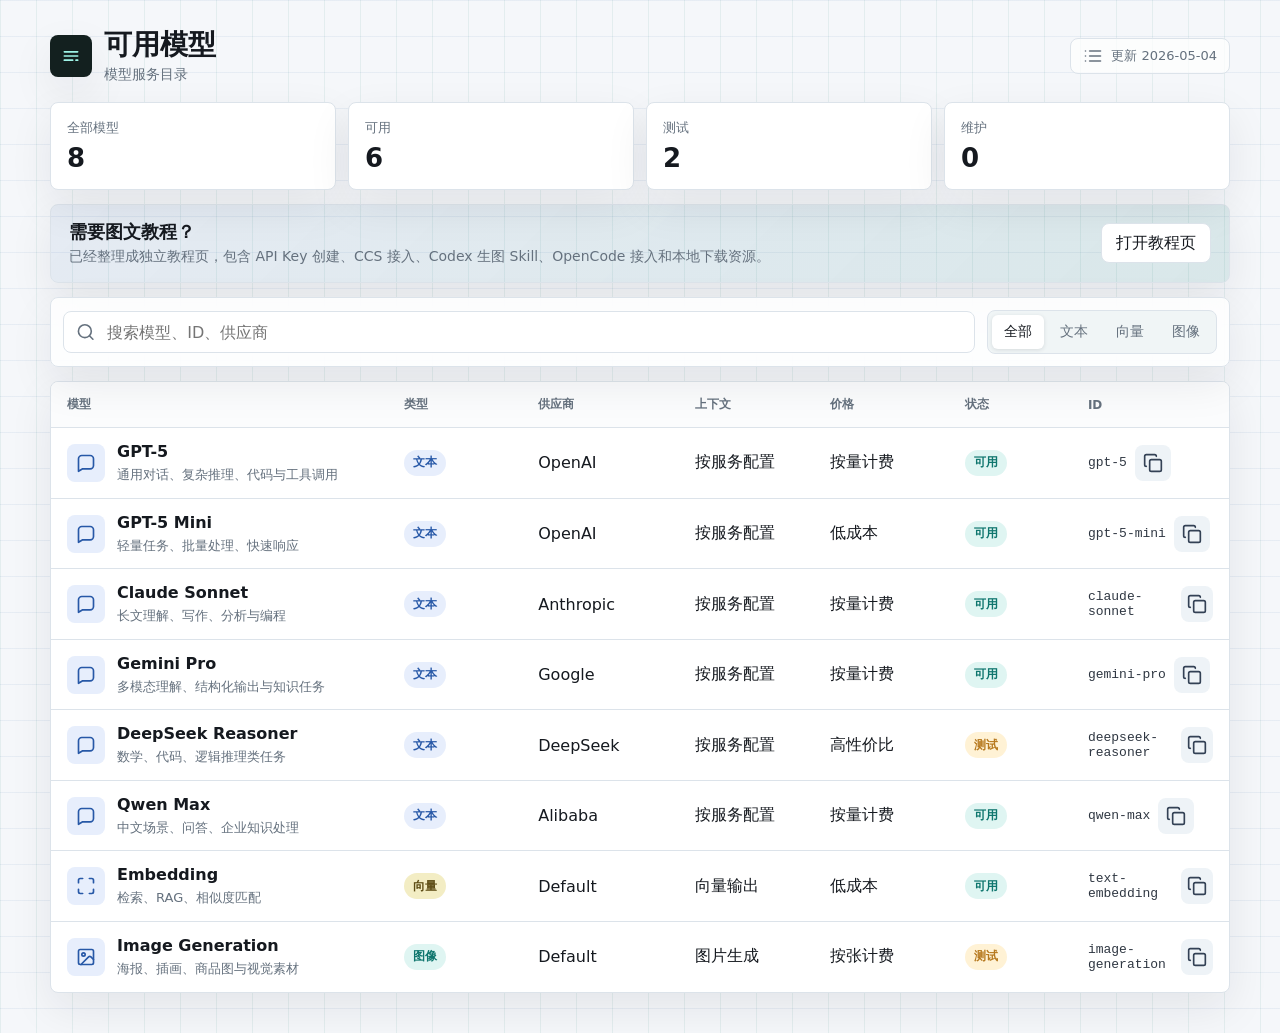
<file: index.html>
<!doctype html>
<html lang="zh-CN">
<head>
  <meta charset="utf-8" />
  <meta name="viewport" content="width=device-width, initial-scale=1" />
  <title>可用模型列表</title>
  <style>
    :root {
      color-scheme: light;
      --bg: #f5f7fa;
      --panel: #ffffff;
      --panel-2: #f0f5f6;
      --text: #15191f;
      --muted: #65717e;
      --line: #dce3ea;
      --teal: #0f766e;
      --teal-soft: #dff5f2;
      --amber: #b7791f;
      --amber-soft: #fff2d5;
      --red: #b42318;
      --red-soft: #ffe4e0;
      --blue: #2758a7;
      --blue-soft: #e7eefc;
      --shadow: 0 16px 44px rgba(23, 31, 43, 0.08);
      --radius: 8px;
      font-family: Inter, "Microsoft YaHei", "PingFang SC", "Noto Sans SC", system-ui, -apple-system, BlinkMacSystemFont, "Segoe UI", sans-serif;
    }

    * {
      box-sizing: border-box;
    }

    body {
      margin: 0;
      min-height: 100vh;
      background:
        linear-gradient(90deg, rgba(15, 118, 110, 0.08) 1px, transparent 1px),
        linear-gradient(180deg, rgba(39, 88, 167, 0.07) 1px, transparent 1px),
        var(--bg);
      background-size: 36px 36px;
      color: var(--text);
    }

    button,
    input {
      font: inherit;
    }

    button {
      border: 0;
      cursor: pointer;
    }

    .page {
      width: min(1180px, calc(100vw - 32px));
      margin: 0 auto;
      padding: 28px 0 40px;
    }

    .topbar {
      display: flex;
      align-items: center;
      justify-content: space-between;
      gap: 18px;
      margin-bottom: 18px;
    }

    .brand {
      display: flex;
      align-items: center;
      gap: 12px;
      min-width: 0;
    }

    .mark {
      width: 42px;
      height: 42px;
      border-radius: var(--radius);
      background: #13201f;
      color: #9ff4e7;
      display: grid;
      place-items: center;
      box-shadow: var(--shadow);
      flex: 0 0 auto;
    }

    .mark svg,
    .icon {
      width: 20px;
      height: 20px;
      stroke-width: 2;
      fill: none;
      stroke: currentColor;
      stroke-linecap: round;
      stroke-linejoin: round;
    }

    h1 {
      margin: 0;
      font-size: 28px;
      line-height: 1.2;
      letter-spacing: 0;
    }

    .subtitle {
      margin: 4px 0 0;
      color: var(--muted);
      font-size: 14px;
    }

    .updated {
      min-height: 36px;
      display: inline-flex;
      align-items: center;
      gap: 8px;
      padding: 0 12px;
      border: 1px solid var(--line);
      border-radius: var(--radius);
      background: rgba(255, 255, 255, 0.72);
      color: var(--muted);
      font-size: 13px;
      white-space: nowrap;
    }

    .stats {
      display: grid;
      grid-template-columns: repeat(4, minmax(0, 1fr));
      gap: 12px;
      margin-bottom: 14px;
    }

    .stat {
      min-height: 88px;
      padding: 16px;
      background: var(--panel);
      border: 1px solid var(--line);
      border-radius: var(--radius);
      box-shadow: var(--shadow);
    }

    .stat-label {
      color: var(--muted);
      font-size: 13px;
      margin-bottom: 8px;
    }

    .stat-value {
      font-size: 26px;
      font-weight: 760;
      line-height: 1;
    }

    .toolbar {
      display: grid;
      grid-template-columns: minmax(240px, 1fr) auto;
      gap: 12px;
      align-items: center;
      padding: 12px;
      background: rgba(255, 255, 255, 0.82);
      border: 1px solid var(--line);
      border-radius: var(--radius);
      box-shadow: var(--shadow);
      margin-bottom: 14px;
      backdrop-filter: blur(12px);
    }

    .search {
      height: 42px;
      display: flex;
      align-items: center;
      gap: 10px;
      padding: 0 12px;
      border: 1px solid var(--line);
      border-radius: var(--radius);
      background: var(--panel);
      color: var(--muted);
      min-width: 0;
    }

    .search input {
      width: 100%;
      min-width: 0;
      border: 0;
      outline: 0;
      background: transparent;
      color: var(--text);
    }

    .segments {
      display: flex;
      gap: 4px;
      padding: 4px;
      border-radius: var(--radius);
      background: var(--panel-2);
      border: 1px solid var(--line);
      overflow-x: auto;
    }

    .segment {
      height: 34px;
      padding: 0 12px;
      border-radius: 6px;
      background: transparent;
      color: var(--muted);
      white-space: nowrap;
      font-size: 14px;
    }

    .segment.active {
      background: var(--panel);
      color: var(--text);
      box-shadow: 0 1px 4px rgba(23, 31, 43, 0.12);
    }

    .table-wrap {
      background: var(--panel);
      border: 1px solid var(--line);
      border-radius: var(--radius);
      box-shadow: var(--shadow);
      overflow: hidden;
    }

    .entry-banner {
      display: flex;
      align-items: center;
      justify-content: space-between;
      gap: 16px;
      padding: 16px 18px;
      margin-bottom: 14px;
      border: 1px solid var(--line);
      border-radius: var(--radius);
      background: linear-gradient(135deg, rgba(39, 88, 167, 0.08), rgba(15, 118, 110, 0.12));
      box-shadow: var(--shadow);
    }

    .entry-banner h2 {
      margin: 0 0 6px;
      font-size: 18px;
      line-height: 1.2;
    }

    .entry-banner p {
      margin: 0;
      color: var(--muted);
      font-size: 14px;
    }

    .entry-banner .btn {
      height: 40px;
      padding: 0 14px;
      border-radius: 8px;
      border: 1px solid var(--line);
      background: #ffffff;
      color: var(--text);
      text-decoration: none;
      display: inline-flex;
      align-items: center;
      justify-content: center;
      white-space: nowrap;
    }

    table {
      width: 100%;
      border-collapse: collapse;
      table-layout: fixed;
    }

    th,
    td {
      padding: 14px 16px;
      border-bottom: 1px solid var(--line);
      text-align: left;
      vertical-align: middle;
    }

    th {
      color: var(--muted);
      background: #fbfcfd;
      font-size: 12px;
      letter-spacing: 0;
      font-weight: 700;
    }

    tr:last-child td {
      border-bottom: 0;
    }

    .col-model {
      width: 30%;
    }

    .col-type {
      width: 12%;
    }

    .col-provider {
      width: 14%;
    }

    .col-context {
      width: 12%;
    }

    .col-price {
      width: 12%;
    }

    .col-status {
      width: 11%;
    }

    .col-id {
      width: 14%;
    }

    .model-cell {
      display: flex;
      align-items: center;
      gap: 12px;
      min-width: 0;
    }

    .model-icon {
      width: 38px;
      height: 38px;
      border-radius: var(--radius);
      display: grid;
      place-items: center;
      color: var(--blue);
      background: var(--blue-soft);
      flex: 0 0 auto;
    }

    .model-name {
      font-weight: 750;
      line-height: 1.25;
      overflow-wrap: anywhere;
    }

    .model-desc {
      margin-top: 4px;
      color: var(--muted);
      font-size: 13px;
      line-height: 1.35;
      overflow-wrap: anywhere;
    }

    .badge {
      min-height: 26px;
      display: inline-flex;
      align-items: center;
      justify-content: center;
      padding: 0 9px;
      border-radius: 999px;
      font-size: 12px;
      font-weight: 700;
      white-space: nowrap;
    }

    .type-text {
      color: var(--blue);
      background: var(--blue-soft);
    }

    .type-image {
      color: var(--teal);
      background: var(--teal-soft);
    }

    .type-embed {
      color: #5d4c14;
      background: #f3edc4;
    }

    .type-audio {
      color: #8b2f62;
      background: #fde2f0;
    }

    .type-video {
      color: #6b3ba8;
      background: #eee6ff;
    }

    .status-ready {
      color: var(--teal);
      background: var(--teal-soft);
    }

    .status-beta {
      color: var(--amber);
      background: var(--amber-soft);
    }

    .status-offline {
      color: var(--red);
      background: var(--red-soft);
    }

    .mono {
      font-family: "SFMono-Regular", Consolas, "Liberation Mono", Menlo, monospace;
      color: #2f3742;
      font-size: 13px;
      overflow-wrap: anywhere;
    }

    .copy-btn {
      width: 36px;
      height: 36px;
      border-radius: var(--radius);
      display: inline-grid;
      place-items: center;
      background: #eef3f7;
      color: #334155;
      transition: transform 0.16s ease, background 0.16s ease;
    }

    .copy-btn:hover {
      transform: translateY(-1px);
      background: #dfe8ef;
    }

    .empty {
      min-height: 220px;
      display: none;
      place-items: center;
      color: var(--muted);
      text-align: center;
      padding: 34px;
      background: var(--panel);
      border: 1px solid var(--line);
      border-radius: var(--radius);
      box-shadow: var(--shadow);
    }

    .toast {
      position: fixed;
      left: 50%;
      bottom: 22px;
      min-height: 40px;
      transform: translateX(-50%) translateY(20px);
      display: flex;
      align-items: center;
      gap: 8px;
      padding: 0 14px;
      border-radius: var(--radius);
      background: #141a21;
      color: #ffffff;
      opacity: 0;
      pointer-events: none;
      transition: opacity 0.2s ease, transform 0.2s ease;
      box-shadow: var(--shadow);
      z-index: 20;
    }

    .toast.show {
      opacity: 1;
      transform: translateX(-50%) translateY(0);
    }

    @media (max-width: 900px) {
      .topbar {
        align-items: flex-start;
        flex-direction: column;
      }

      .stats {
        grid-template-columns: repeat(2, minmax(0, 1fr));
      }

      .toolbar {
        grid-template-columns: 1fr;
      }

      .entry-banner {
        align-items: flex-start;
        flex-direction: column;
      }

      table,
      thead,
      tbody,
      tr,
      th,
      td {
        display: block;
      }

      thead {
        display: none;
      }

      tr {
        padding: 14px;
        border-bottom: 1px solid var(--line);
      }

      tr:last-child {
        border-bottom: 0;
      }

      td {
        padding: 8px 0;
        border-bottom: 0;
      }

      td[data-label] {
        display: grid;
        grid-template-columns: 92px minmax(0, 1fr);
        gap: 12px;
        align-items: center;
      }

      td[data-label]::before {
        content: attr(data-label);
        color: var(--muted);
        font-size: 12px;
        font-weight: 700;
      }

      td:first-child {
        padding-top: 0;
      }

      td:first-child::before {
        display: none;
      }
    }

    @media (max-width: 560px) {
      .page {
        width: min(100vw - 20px, 1180px);
        padding-top: 18px;
      }

      h1 {
        font-size: 24px;
      }

      .stats {
        grid-template-columns: 1fr;
      }

      .stat {
        min-height: 74px;
      }

      .model-cell {
        align-items: flex-start;
      }
    }
  </style>
</head>
<body>
  <main class="page">
    <header class="topbar">
      <div class="brand">
        <div class="mark" aria-hidden="true">
          <svg viewBox="0 0 24 24">
            <path d="M4 7h16" />
            <path d="M4 12h16" />
            <path d="M4 17h10" />
            <path d="M18 17h2" />
          </svg>
        </div>
        <div>
          <h1>可用模型</h1>
          <p class="subtitle" id="catalogSubtitle">模型服务目录</p>
        </div>
      </div>
      <div class="updated" id="updatedAt">
        <svg class="icon" viewBox="0 0 24 24" aria-hidden="true">
          <path d="M21 12a9 9 0 1 1-3-6.7" />
          <path d="M21 3v6h-6" />
        </svg>
        <span>读取中</span>
      </div>
    </header>

    <section class="stats" aria-label="模型统计">
      <div class="stat">
        <div class="stat-label">全部模型</div>
        <div class="stat-value" id="totalCount">0</div>
      </div>
      <div class="stat">
        <div class="stat-label">可用</div>
        <div class="stat-value" id="readyCount">0</div>
      </div>
      <div class="stat">
        <div class="stat-label">测试</div>
        <div class="stat-value" id="betaCount">0</div>
      </div>
      <div class="stat">
        <div class="stat-label">维护</div>
        <div class="stat-value" id="offlineCount">0</div>
      </div>
    </section>

    <section class="entry-banner" aria-label="教程入口">
      <div>
        <h2>需要图文教程？</h2>
        <p>已经整理成独立教程页，包含 API Key 创建、CCS 接入、Codex 生图 Skill、OpenCode 接入和本地下载资源。</p>
      </div>
      <a class="btn" href="guide.html">打开教程页</a>
    </section>

    <section class="toolbar" aria-label="筛选">
      <label class="search" for="modelSearch">
        <svg class="icon" viewBox="0 0 24 24" aria-hidden="true">
          <circle cx="11" cy="11" r="8" />
          <path d="m21 21-4.3-4.3" />
        </svg>
        <input id="modelSearch" type="search" autocomplete="off" placeholder="搜索模型、ID、供应商" />
      </label>
      <div class="segments" id="typeSegments" role="tablist" aria-label="模型类型"></div>
    </section>

    <section class="table-wrap" id="tableWrap">
      <table>
        <thead>
          <tr>
            <th class="col-model">模型</th>
            <th class="col-type">类型</th>
            <th class="col-provider">供应商</th>
            <th class="col-context">上下文</th>
            <th class="col-price">价格</th>
            <th class="col-status">状态</th>
            <th class="col-id">ID</th>
          </tr>
        </thead>
        <tbody id="modelRows"></tbody>
      </table>
    </section>

    <section class="empty" id="emptyState">没有匹配的模型</section>
  </main>

  <div class="toast" id="toast" role="status" aria-live="polite">
    <svg class="icon" viewBox="0 0 24 24" aria-hidden="true">
      <path d="M20 6 9 17l-5-5" />
    </svg>
    <span>已复制</span>
  </div>

  <script>
    const fallbackCatalog = {
      title: "模型服务目录",
      updatedAt: "2026-05-04",
      models: [
        {
          name: "GPT-5",
          id: "gpt-5",
          provider: "OpenAI",
          type: "text",
          context: "按服务配置",
          price: "按量计费",
          status: "ready",
          description: "通用对话、复杂推理、代码与工具调用"
        },
        {
          name: "GPT-5 Mini",
          id: "gpt-5-mini",
          provider: "OpenAI",
          type: "text",
          context: "按服务配置",
          price: "低成本",
          status: "ready",
          description: "轻量任务、批量处理、快速响应"
        },
        {
          name: "Claude Sonnet",
          id: "claude-sonnet",
          provider: "Anthropic",
          type: "text",
          context: "按服务配置",
          price: "按量计费",
          status: "ready",
          description: "长文理解、写作、分析与编程"
        },
        {
          name: "Gemini Pro",
          id: "gemini-pro",
          provider: "Google",
          type: "text",
          context: "按服务配置",
          price: "按量计费",
          status: "ready",
          description: "多模态理解、结构化输出与知识任务"
        },
        {
          name: "DeepSeek Reasoner",
          id: "deepseek-reasoner",
          provider: "DeepSeek",
          type: "text",
          context: "按服务配置",
          price: "高性价比",
          status: "beta",
          description: "数学、代码、逻辑推理类任务"
        },
        {
          name: "Qwen Max",
          id: "qwen-max",
          provider: "Alibaba",
          type: "text",
          context: "按服务配置",
          price: "按量计费",
          status: "ready",
          description: "中文场景、问答、企业知识处理"
        },
        {
          name: "Embedding",
          id: "text-embedding",
          provider: "Default",
          type: "embed",
          context: "向量输出",
          price: "低成本",
          status: "ready",
          description: "检索、RAG、相似度匹配"
        },
        {
          name: "Image Generation",
          id: "image-generation",
          provider: "Default",
          type: "image",
          context: "图片生成",
          price: "按张计费",
          status: "beta",
          description: "海报、插画、商品图与视觉素材"
        }
      ]
    };

    const typeMap = {
      all: { label: "全部", badge: "type-text", icon: "list" },
      text: { label: "文本", badge: "type-text", icon: "message" },
      image: { label: "图像", badge: "type-image", icon: "image" },
      embed: { label: "向量", badge: "type-embed", icon: "brackets" },
      audio: { label: "音频", badge: "type-audio", icon: "audio" },
      video: { label: "视频", badge: "type-video", icon: "video" }
    };

    const statusMap = {
      ready: { label: "可用", badge: "status-ready" },
      beta: { label: "测试", badge: "status-beta" },
      offline: { label: "维护", badge: "status-offline" }
    };

    const iconPaths = {
      message: '<path d="M21 15a4 4 0 0 1-4 4H8l-5 3V7a4 4 0 0 1 4-4h10a4 4 0 0 1 4 4z" />',
      image: '<rect width="18" height="18" x="3" y="3" rx="2" /><circle cx="9" cy="9" r="2" /><path d="m21 15-3.1-3.1a2 2 0 0 0-2.8 0L6 21" />',
      brackets: '<path d="M8 3H5a2 2 0 0 0-2 2v3" /><path d="M16 3h3a2 2 0 0 1 2 2v3" /><path d="M8 21H5a2 2 0 0 1-2-2v-3" /><path d="M16 21h3a2 2 0 0 0 2-2v-3" />',
      audio: '<path d="M9 18V5l12-2v13" /><circle cx="6" cy="18" r="3" /><circle cx="18" cy="16" r="3" />',
      video: '<path d="m22 8-6 4 6 4V8Z" /><rect width="14" height="12" x="2" y="6" rx="2" />',
      list: '<path d="M8 6h13" /><path d="M8 12h13" /><path d="M8 18h13" /><path d="M3 6h.01" /><path d="M3 12h.01" /><path d="M3 18h.01" />',
      copy: '<rect width="14" height="14" x="8" y="8" rx="2" /><path d="M4 16c-1.1 0-2-.9-2-2V4c0-1.1.9-2 2-2h10c1.1 0 2 .9 2 2" />'
    };

    const state = {
      catalog: fallbackCatalog,
      activeType: "all",
      query: ""
    };

    const rowsEl = document.getElementById("modelRows");
    const emptyEl = document.getElementById("emptyState");
    const tableWrapEl = document.getElementById("tableWrap");
    const searchEl = document.getElementById("modelSearch");
    const segmentsEl = document.getElementById("typeSegments");
    const toastEl = document.getElementById("toast");

    function svgIcon(name) {
      return `<svg class="icon" viewBox="0 0 24 24" aria-hidden="true">${iconPaths[name] || iconPaths.list}</svg>`;
    }

    function normalize(value) {
      return String(value || "").trim().toLowerCase();
    }

    function safeText(value) {
      return String(value ?? "")
        .replaceAll("&", "&amp;")
        .replaceAll("<", "&lt;")
        .replaceAll(">", "&gt;")
        .replaceAll('"', "&quot;");
    }

    async function loadCatalog() {
      try {
        const response = await fetch("models.json", { cache: "no-store" });
        if (!response.ok) throw new Error("models.json unavailable");
        const data = await response.json();
        if (Array.isArray(data.models)) {
          state.catalog = data;
        }
      } catch (error) {
        state.catalog = fallbackCatalog;
      }
    }

    function typeInfo(type) {
      return typeMap[type] || { label: type || "其他", badge: "type-text", icon: "list" };
    }

    function statusInfo(status) {
      return statusMap[status] || statusMap.ready;
    }

    function renderSegments() {
      const types = ["all", ...new Set(state.catalog.models.map((model) => model.type || "text"))];
      segmentsEl.innerHTML = types.map((type) => {
        const info = typeInfo(type);
        const active = state.activeType === type ? "active" : "";
        const selected = state.activeType === type ? "true" : "false";
        return `<button class="segment ${active}" type="button" role="tab" aria-selected="${selected}" data-type="${safeText(type)}">${safeText(info.label)}</button>`;
      }).join("");
    }

    function modelMatches(model) {
      const typeMatches = state.activeType === "all" || model.type === state.activeType;
      const haystack = normalize([
        model.name,
        model.id,
        model.provider,
        model.type,
        model.context,
        model.price,
        model.status,
        model.description
      ].join(" "));
      return typeMatches && haystack.includes(normalize(state.query));
    }

    function renderStats() {
      const models = state.catalog.models;
      document.getElementById("totalCount").textContent = models.length;
      document.getElementById("readyCount").textContent = models.filter((model) => model.status === "ready").length;
      document.getElementById("betaCount").textContent = models.filter((model) => model.status === "beta").length;
      document.getElementById("offlineCount").textContent = models.filter((model) => model.status === "offline").length;
    }

    function renderMeta() {
      document.getElementById("catalogSubtitle").textContent = state.catalog.title || "模型服务目录";
      const updated = state.catalog.updatedAt || new Date().toISOString().slice(0, 10);
      document.getElementById("updatedAt").innerHTML = `${svgIcon("list")}<span>更新 ${safeText(updated)}</span>`;
      document.title = state.catalog.title ? `${state.catalog.title} - 可用模型` : "可用模型列表";
    }

    function renderRows() {
      const filtered = state.catalog.models.filter(modelMatches);
      rowsEl.innerHTML = filtered.map((model) => {
        const type = typeInfo(model.type);
        const status = statusInfo(model.status);
        return `
          <tr>
            <td>
              <div class="model-cell">
                <div class="model-icon">${svgIcon(type.icon)}</div>
                <div>
                  <div class="model-name">${safeText(model.name)}</div>
                  <div class="model-desc">${safeText(model.description)}</div>
                </div>
              </div>
            </td>
            <td data-label="类型"><span class="badge ${type.badge}">${safeText(type.label)}</span></td>
            <td data-label="供应商">${safeText(model.provider)}</td>
            <td data-label="上下文">${safeText(model.context)}</td>
            <td data-label="价格">${safeText(model.price)}</td>
            <td data-label="状态"><span class="badge ${status.badge}">${safeText(status.label)}</span></td>
            <td data-label="ID">
              <div style="display: flex; align-items: center; gap: 8px; min-width: 0;">
                <span class="mono">${safeText(model.id)}</span>
                <button class="copy-btn" type="button" title="复制 ${safeText(model.id)}" aria-label="复制模型 ID" data-copy="${safeText(model.id)}">
                  ${svgIcon("copy")}
                </button>
              </div>
            </td>
          </tr>
        `;
      }).join("");

      tableWrapEl.style.display = filtered.length ? "block" : "none";
      emptyEl.style.display = filtered.length ? "none" : "grid";
    }

    function render() {
      renderMeta();
      renderStats();
      renderSegments();
      renderRows();
    }

    function showToast() {
      toastEl.classList.add("show");
      window.clearTimeout(showToast.timer);
      showToast.timer = window.setTimeout(() => toastEl.classList.remove("show"), 1400);
    }

    async function copyText(value) {
      try {
        await navigator.clipboard.writeText(value);
      } catch (error) {
        const input = document.createElement("input");
        input.value = value;
        document.body.appendChild(input);
        input.select();
        document.execCommand("copy");
        input.remove();
      }
      showToast();
    }

    searchEl.addEventListener("input", (event) => {
      state.query = event.target.value;
      renderRows();
    });

    segmentsEl.addEventListener("click", (event) => {
      const button = event.target.closest("[data-type]");
      if (!button) return;
      state.activeType = button.dataset.type;
      renderSegments();
      renderRows();
    });

    rowsEl.addEventListener("click", (event) => {
      const button = event.target.closest("[data-copy]");
      if (!button) return;
      copyText(button.dataset.copy);
    });

    loadCatalog().then(render);
  </script>
</body>
</html>
</file>
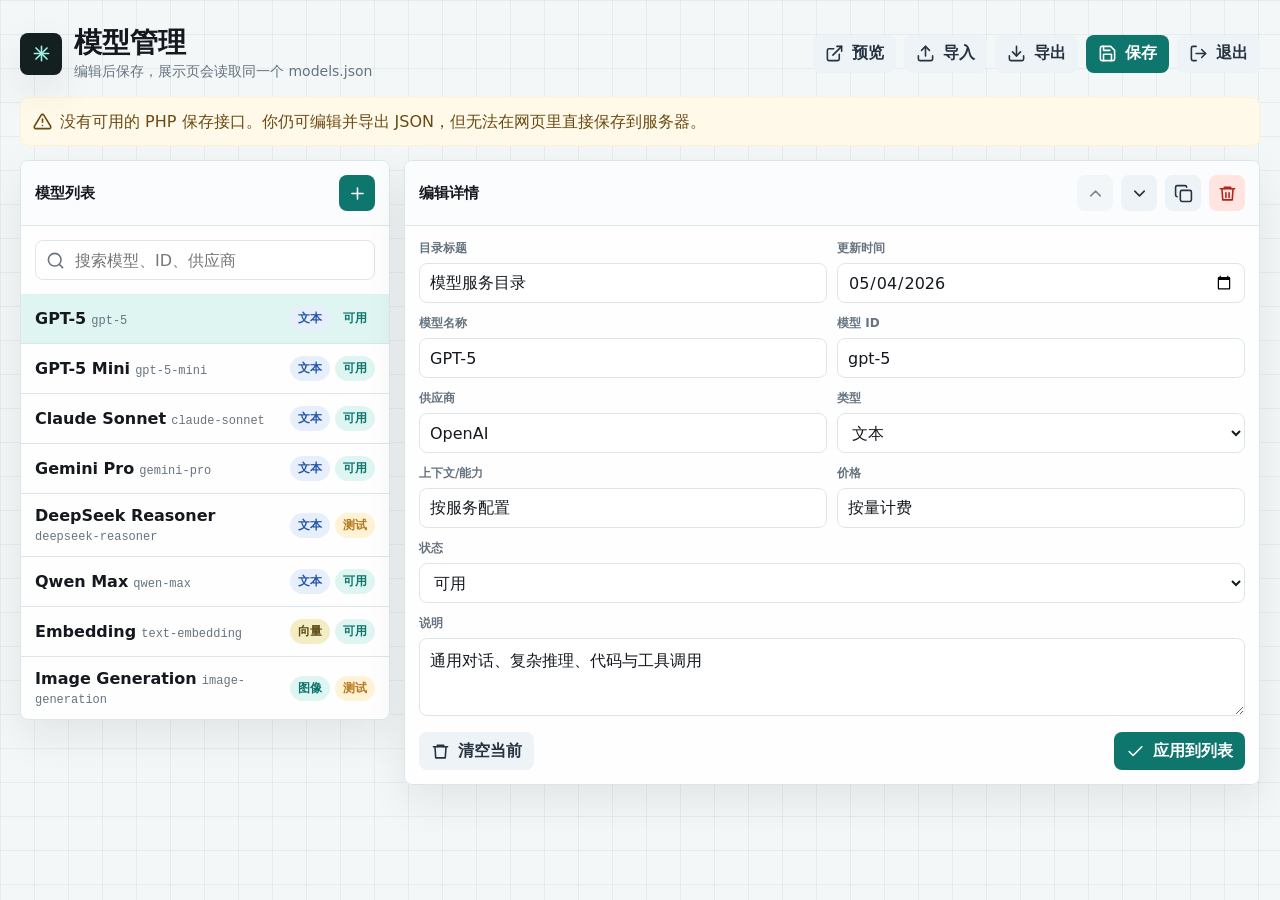
<file: admin.html>
<!doctype html>
<html lang="zh-CN">
<head>
  <meta charset="utf-8" />
  <meta name="viewport" content="width=device-width, initial-scale=1" />
  <title>模型管理</title>
  <style>
    :root {
      --bg: #f4f7f7;
      --panel: #ffffff;
      --panel-2: #eef4f2;
      --text: #15191f;
      --muted: #66737f;
      --line: #dce5e8;
      --teal: #0f766e;
      --teal-2: #0b5f59;
      --teal-soft: #dff5f2;
      --blue: #2758a7;
      --blue-soft: #e7eefc;
      --amber: #b7791f;
      --amber-soft: #fff2d5;
      --red: #b42318;
      --red-soft: #ffe4e0;
      --shadow: 0 16px 42px rgba(19, 27, 36, 0.08);
      --radius: 8px;
      font-family: Inter, "Microsoft YaHei", "PingFang SC", "Noto Sans SC", system-ui, -apple-system, BlinkMacSystemFont, "Segoe UI", sans-serif;
    }

    * {
      box-sizing: border-box;
    }

    body {
      margin: 0;
      min-height: 100vh;
      background:
        linear-gradient(90deg, rgba(15, 118, 110, 0.08) 1px, transparent 1px),
        linear-gradient(180deg, rgba(39, 88, 167, 0.07) 1px, transparent 1px),
        var(--bg);
      background-size: 34px 34px;
      color: var(--text);
    }

    button,
    input,
    select,
    textarea {
      font: inherit;
    }

    button {
      border: 0;
      cursor: pointer;
    }

    button:disabled {
      cursor: not-allowed;
      opacity: 0.58;
    }

    .page {
      width: min(1240px, calc(100vw - 32px));
      margin: 0 auto;
      padding: 26px 0 42px;
    }

    .topbar {
      display: flex;
      align-items: center;
      justify-content: space-between;
      gap: 18px;
      margin-bottom: 16px;
    }

    .brand {
      display: flex;
      align-items: center;
      gap: 12px;
      min-width: 0;
    }

    .mark {
      width: 42px;
      height: 42px;
      border-radius: var(--radius);
      background: #13201f;
      color: #9ff4e7;
      display: grid;
      place-items: center;
      box-shadow: var(--shadow);
      flex: 0 0 auto;
    }

    h1 {
      margin: 0;
      font-size: 28px;
      line-height: 1.18;
      letter-spacing: 0;
    }

    .subtitle {
      margin: 4px 0 0;
      color: var(--muted);
      font-size: 14px;
    }

    .actions {
      display: flex;
      align-items: center;
      justify-content: flex-end;
      gap: 8px;
      flex-wrap: wrap;
    }

    .btn {
      min-height: 38px;
      display: inline-flex;
      align-items: center;
      justify-content: center;
      gap: 8px;
      padding: 0 12px;
      border-radius: var(--radius);
      background: #edf3f6;
      color: #263340;
      font-weight: 700;
      text-decoration: none;
      white-space: nowrap;
    }

    .btn:hover {
      background: #e0e9ee;
    }

    .btn.primary {
      background: var(--teal);
      color: #ffffff;
    }

    .btn.primary:hover {
      background: var(--teal-2);
    }

    .btn.danger {
      background: var(--red-soft);
      color: var(--red);
    }

    .btn.icon-only {
      width: 36px;
      height: 36px;
      min-height: 36px;
      padding: 0;
    }

    .icon {
      width: 19px;
      height: 19px;
      fill: none;
      stroke: currentColor;
      stroke-width: 2;
      stroke-linecap: round;
      stroke-linejoin: round;
      flex: 0 0 auto;
    }

    .notice {
      display: none;
      align-items: center;
      gap: 8px;
      margin-bottom: 14px;
      padding: 12px;
      border: 1px solid var(--amber-soft);
      border-radius: var(--radius);
      color: #6b4a11;
      background: #fff9ea;
      line-height: 1.45;
    }

    .notice.show {
      display: flex;
    }

    .layout {
      display: grid;
      grid-template-columns: minmax(280px, 370px) minmax(0, 1fr);
      gap: 14px;
      align-items: start;
    }

    .panel {
      background: rgba(255, 255, 255, 0.88);
      border: 1px solid var(--line);
      border-radius: var(--radius);
      box-shadow: var(--shadow);
      overflow: hidden;
      backdrop-filter: blur(12px);
    }

    .panel-head {
      display: flex;
      align-items: center;
      justify-content: space-between;
      gap: 12px;
      padding: 14px;
      border-bottom: 1px solid var(--line);
      background: #fbfcfd;
    }

    .panel-title {
      font-size: 15px;
      font-weight: 800;
    }

    .panel-body {
      padding: 14px;
    }

    .field {
      display: grid;
      gap: 6px;
      margin-bottom: 12px;
    }

    .label {
      color: var(--muted);
      font-size: 12px;
      font-weight: 800;
    }

    .input,
    .select,
    .textarea {
      width: 100%;
      border: 1px solid var(--line);
      border-radius: var(--radius);
      background: var(--panel);
      color: var(--text);
      outline: 0;
    }

    .input,
    .select {
      height: 40px;
      padding: 0 10px;
    }

    .textarea {
      min-height: 78px;
      resize: vertical;
      padding: 10px;
      line-height: 1.5;
    }

    .input:focus,
    .select:focus,
    .textarea:focus {
      border-color: rgba(15, 118, 110, 0.65);
      box-shadow: 0 0 0 3px rgba(15, 118, 110, 0.12);
    }

    .grid-2 {
      display: grid;
      grid-template-columns: repeat(2, minmax(0, 1fr));
      gap: 10px;
    }

    .search {
      height: 40px;
      display: flex;
      align-items: center;
      gap: 8px;
      padding: 0 10px;
      border: 1px solid var(--line);
      border-radius: var(--radius);
      background: var(--panel);
      color: var(--muted);
      min-width: 0;
    }

    .search input {
      width: 100%;
      min-width: 0;
      border: 0;
      outline: 0;
      background: transparent;
      color: var(--text);
    }

    .model-list {
      max-height: calc(100vh - 246px);
      overflow: auto;
    }

    .model-item {
      width: 100%;
      display: grid;
      grid-template-columns: minmax(0, 1fr) auto;
      gap: 10px;
      align-items: center;
      padding: 12px 14px;
      background: transparent;
      color: var(--text);
      border-bottom: 1px solid var(--line);
      text-align: left;
    }

    .model-item:last-child {
      border-bottom: 0;
    }

    .model-item.active {
      background: var(--teal-soft);
    }

    .model-name {
      font-weight: 800;
      overflow-wrap: anywhere;
    }

    .model-id {
      margin-top: 4px;
      color: var(--muted);
      font-family: Consolas, "Liberation Mono", Menlo, monospace;
      font-size: 12px;
      overflow-wrap: anywhere;
    }

    .badge {
      min-height: 25px;
      display: inline-flex;
      align-items: center;
      justify-content: center;
      padding: 0 8px;
      border-radius: 999px;
      font-size: 12px;
      font-weight: 800;
      white-space: nowrap;
    }

    .type-text {
      color: var(--blue);
      background: var(--blue-soft);
    }

    .type-image {
      color: var(--teal);
      background: var(--teal-soft);
    }

    .type-embed {
      color: #5d4c14;
      background: #f3edc4;
    }

    .type-audio {
      color: #8b2f62;
      background: #fde2f0;
    }

    .type-video {
      color: #6b3ba8;
      background: #eee6ff;
    }

    .status-ready {
      color: var(--teal);
      background: var(--teal-soft);
    }

    .status-beta {
      color: var(--amber);
      background: var(--amber-soft);
    }

    .status-offline {
      color: var(--red);
      background: var(--red-soft);
    }

    .edit-actions {
      display: flex;
      justify-content: space-between;
      gap: 8px;
      flex-wrap: wrap;
      padding-top: 4px;
    }

    .empty {
      padding: 38px 14px;
      color: var(--muted);
      text-align: center;
      line-height: 1.5;
    }

    .modal {
      position: fixed;
      inset: 0;
      display: none;
      align-items: center;
      justify-content: center;
      padding: 20px;
      background: rgba(14, 20, 26, 0.52);
      z-index: 30;
    }

    .modal.show {
      display: flex;
    }

    .auth-box {
      width: min(440px, 100%);
      background: var(--panel);
      border: 1px solid var(--line);
      border-radius: var(--radius);
      box-shadow: 0 22px 70px rgba(8, 13, 19, 0.25);
      padding: 20px;
    }

    .auth-title {
      margin: 0 0 6px;
      font-size: 22px;
    }

    .auth-copy {
      margin: 0 0 18px;
      color: var(--muted);
      line-height: 1.5;
    }

    .toast {
      position: fixed;
      left: 50%;
      bottom: 22px;
      min-height: 40px;
      transform: translateX(-50%) translateY(20px);
      display: flex;
      align-items: center;
      gap: 8px;
      padding: 0 14px;
      border-radius: var(--radius);
      background: #141a21;
      color: #ffffff;
      opacity: 0;
      pointer-events: none;
      transition: opacity 0.2s ease, transform 0.2s ease;
      box-shadow: var(--shadow);
      z-index: 40;
    }

    .toast.show {
      opacity: 1;
      transform: translateX(-50%) translateY(0);
    }

    .file-input {
      display: none;
    }

    @media (max-width: 920px) {
      .topbar {
        align-items: flex-start;
        flex-direction: column;
      }

      .actions {
        justify-content: flex-start;
      }

      .layout {
        grid-template-columns: 1fr;
      }

      .model-list {
        max-height: 360px;
      }
    }

    @media (max-width: 560px) {
      .page {
        width: min(100vw - 20px, 1240px);
        padding-top: 18px;
      }

      h1 {
        font-size: 24px;
      }

      .grid-2 {
        grid-template-columns: 1fr;
      }

      .btn {
        width: 100%;
      }

      .btn.icon-only {
        width: 36px;
      }
    }
  </style>
</head>
<body>
  <main class="page">
    <header class="topbar">
      <div class="brand">
        <div class="mark" aria-hidden="true">
          <svg class="icon" viewBox="0 0 24 24">
            <path d="M12 3v18" />
            <path d="M3 12h18" />
            <path d="M5 5l14 14" />
            <path d="M19 5 5 19" />
          </svg>
        </div>
        <div>
          <h1>模型管理</h1>
          <p class="subtitle" id="subtitle">编辑后保存，展示页会读取同一个 models.json</p>
        </div>
      </div>
      <div class="actions">
        <a class="btn" href="index.html" target="_blank" rel="noopener">
          <svg class="icon" viewBox="0 0 24 24" aria-hidden="true">
            <path d="M15 3h6v6" />
            <path d="M10 14 21 3" />
            <path d="M18 13v6a2 2 0 0 1-2 2H5a2 2 0 0 1-2-2V8a2 2 0 0 1 2-2h6" />
          </svg>
          预览
        </a>
        <button class="btn" type="button" id="importBtn">
          <svg class="icon" viewBox="0 0 24 24" aria-hidden="true">
            <path d="M21 15v4a2 2 0 0 1-2 2H5a2 2 0 0 1-2-2v-4" />
            <path d="m17 8-5-5-5 5" />
            <path d="M12 3v12" />
          </svg>
          导入
        </button>
        <button class="btn" type="button" id="exportBtn">
          <svg class="icon" viewBox="0 0 24 24" aria-hidden="true">
            <path d="M21 15v4a2 2 0 0 1-2 2H5a2 2 0 0 1-2-2v-4" />
            <path d="m7 10 5 5 5-5" />
            <path d="M12 15V3" />
          </svg>
          导出
        </button>
        <button class="btn primary" type="button" id="saveBtn">
          <svg class="icon" viewBox="0 0 24 24" aria-hidden="true">
            <path d="M19 21H5a2 2 0 0 1-2-2V5a2 2 0 0 1 2-2h11l5 5v11a2 2 0 0 1-2 2Z" />
            <path d="M17 21v-8H7v8" />
            <path d="M7 3v5h8" />
          </svg>
          保存
        </button>
        <button class="btn" type="button" id="logoutBtn">
          <svg class="icon" viewBox="0 0 24 24" aria-hidden="true">
            <path d="M9 21H5a2 2 0 0 1-2-2V5a2 2 0 0 1 2-2h4" />
            <path d="m16 17 5-5-5-5" />
            <path d="M21 12H9" />
          </svg>
          退出
        </button>
      </div>
    </header>

    <section class="notice" id="notice">
      <svg class="icon" viewBox="0 0 24 24" aria-hidden="true">
        <path d="M10.3 3.9 1.8 18a2 2 0 0 0 1.7 3h17a2 2 0 0 0 1.7-3L13.7 3.9a2 2 0 0 0-3.4 0Z" />
        <path d="M12 9v4" />
        <path d="M12 17h.01" />
      </svg>
      <span id="noticeText"></span>
    </section>

    <section class="layout">
      <aside class="panel">
        <div class="panel-head">
          <div class="panel-title">模型列表</div>
          <button class="btn icon-only primary" type="button" id="addBtn" title="新增模型" aria-label="新增模型">
            <svg class="icon" viewBox="0 0 24 24" aria-hidden="true">
              <path d="M12 5v14" />
              <path d="M5 12h14" />
            </svg>
          </button>
        </div>
        <div class="panel-body">
          <label class="search" for="searchInput">
            <svg class="icon" viewBox="0 0 24 24" aria-hidden="true">
              <circle cx="11" cy="11" r="8" />
              <path d="m21 21-4.3-4.3" />
            </svg>
            <input id="searchInput" type="search" autocomplete="off" placeholder="搜索模型、ID、供应商" />
          </label>
        </div>
        <div class="model-list" id="modelList"></div>
      </aside>

      <section class="panel">
        <div class="panel-head">
          <div class="panel-title">编辑详情</div>
          <div class="actions">
            <button class="btn icon-only" type="button" id="moveUpBtn" title="上移" aria-label="上移">
              <svg class="icon" viewBox="0 0 24 24" aria-hidden="true">
                <path d="m18 15-6-6-6 6" />
              </svg>
            </button>
            <button class="btn icon-only" type="button" id="moveDownBtn" title="下移" aria-label="下移">
              <svg class="icon" viewBox="0 0 24 24" aria-hidden="true">
                <path d="m6 9 6 6 6-6" />
              </svg>
            </button>
            <button class="btn icon-only" type="button" id="duplicateBtn" title="复制模型" aria-label="复制模型">
              <svg class="icon" viewBox="0 0 24 24" aria-hidden="true">
                <rect width="14" height="14" x="8" y="8" rx="2" />
                <path d="M4 16c-1.1 0-2-.9-2-2V4c0-1.1.9-2 2-2h10c1.1 0 2 .9 2 2" />
              </svg>
            </button>
            <button class="btn icon-only danger" type="button" id="deleteBtn" title="删除模型" aria-label="删除模型">
              <svg class="icon" viewBox="0 0 24 24" aria-hidden="true">
                <path d="M3 6h18" />
                <path d="M8 6V4h8v2" />
                <path d="M19 6l-1 14H6L5 6" />
                <path d="M10 11v6" />
                <path d="M14 11v6" />
              </svg>
            </button>
          </div>
        </div>
        <div class="panel-body">
          <div class="grid-2">
            <label class="field">
              <span class="label">目录标题</span>
              <input class="input" id="catalogTitle" type="text" />
            </label>
            <label class="field">
              <span class="label">更新时间</span>
              <input class="input" id="updatedAt" type="date" />
            </label>
          </div>

          <div id="editor">
            <div class="grid-2">
              <label class="field">
                <span class="label">模型名称</span>
                <input class="input" id="nameInput" type="text" autocomplete="off" />
              </label>
              <label class="field">
                <span class="label">模型 ID</span>
                <input class="input" id="idInput" type="text" autocomplete="off" />
              </label>
            </div>

            <div class="grid-2">
              <label class="field">
                <span class="label">供应商</span>
                <input class="input" id="providerInput" type="text" autocomplete="off" />
              </label>
              <label class="field">
                <span class="label">类型</span>
                <select class="select" id="typeInput">
                  <option value="text">文本</option>
                  <option value="image">图像</option>
                  <option value="embed">向量</option>
                  <option value="audio">音频</option>
                  <option value="video">视频</option>
                </select>
              </label>
            </div>

            <div class="grid-2">
              <label class="field">
                <span class="label">上下文/能力</span>
                <input class="input" id="contextInput" type="text" autocomplete="off" />
              </label>
              <label class="field">
                <span class="label">价格</span>
                <input class="input" id="priceInput" type="text" autocomplete="off" />
              </label>
            </div>

            <label class="field">
              <span class="label">状态</span>
              <select class="select" id="statusInput">
                <option value="ready">可用</option>
                <option value="beta">测试</option>
                <option value="offline">维护</option>
              </select>
            </label>

            <label class="field">
              <span class="label">说明</span>
              <textarea class="textarea" id="descriptionInput"></textarea>
            </label>

            <div class="edit-actions">
              <div class="actions">
                <button class="btn" type="button" id="clearBtn">
                  <svg class="icon" viewBox="0 0 24 24" aria-hidden="true">
                    <path d="M3 6h18" />
                    <path d="M8 6V4h8v2" />
                    <path d="M19 6l-1 14H6L5 6" />
                  </svg>
                  清空当前
                </button>
              </div>
              <div class="actions">
                <button class="btn primary" type="button" id="saveModelBtn">
                  <svg class="icon" viewBox="0 0 24 24" aria-hidden="true">
                    <path d="M20 6 9 17l-5-5" />
                  </svg>
                  应用到列表
                </button>
              </div>
            </div>
          </div>

          <div class="empty" id="emptyEditor">先新增或选择一个模型</div>
        </div>
      </section>
    </section>
  </main>

  <div class="modal" id="authModal" role="dialog" aria-modal="true">
    <form class="auth-box" id="authForm">
      <h2 class="auth-title" id="authTitle">管理登录</h2>
      <p class="auth-copy" id="authCopy">请输入管理员密码。</p>
      <label class="field">
        <span class="label">密码</span>
        <input class="input" id="passwordInput" type="password" autocomplete="current-password" required />
      </label>
      <label class="field" id="confirmField">
        <span class="label">确认密码</span>
        <input class="input" id="confirmInput" type="password" autocomplete="new-password" />
      </label>
      <button class="btn primary" type="submit" id="authSubmit">进入管理</button>
    </form>
  </div>

  <input class="file-input" id="fileInput" type="file" accept="application/json,.json" />

  <div class="toast" id="toast" role="status" aria-live="polite">
    <svg class="icon" viewBox="0 0 24 24" aria-hidden="true">
      <path d="M20 6 9 17l-5-5" />
    </svg>
    <span id="toastText">已保存</span>
  </div>

  <script>
    const fallbackCatalog = {
      title: "模型服务目录",
      updatedAt: new Date().toISOString().slice(0, 10),
      models: []
    };

    const typeMap = {
      text: { label: "文本", badge: "type-text" },
      image: { label: "图像", badge: "type-image" },
      embed: { label: "向量", badge: "type-embed" },
      audio: { label: "音频", badge: "type-audio" },
      video: { label: "视频", badge: "type-video" }
    };

    const statusMap = {
      ready: { label: "可用", badge: "status-ready" },
      beta: { label: "测试", badge: "status-beta" },
      offline: { label: "维护", badge: "status-offline" }
    };

    const state = {
      catalog: JSON.parse(JSON.stringify(fallbackCatalog)),
      selectedIndex: -1,
      query: "",
      authenticated: false,
      configured: false,
      dirty: false,
      apiAvailable: true
    };

    const fields = {
      catalogTitle: document.getElementById("catalogTitle"),
      updatedAt: document.getElementById("updatedAt"),
      name: document.getElementById("nameInput"),
      id: document.getElementById("idInput"),
      provider: document.getElementById("providerInput"),
      type: document.getElementById("typeInput"),
      context: document.getElementById("contextInput"),
      price: document.getElementById("priceInput"),
      status: document.getElementById("statusInput"),
      description: document.getElementById("descriptionInput")
    };

    const modelListEl = document.getElementById("modelList");
    const editorEl = document.getElementById("editor");
    const emptyEditorEl = document.getElementById("emptyEditor");
    const noticeEl = document.getElementById("notice");
    const noticeTextEl = document.getElementById("noticeText");
    const authModalEl = document.getElementById("authModal");
    const authFormEl = document.getElementById("authForm");
    const authTitleEl = document.getElementById("authTitle");
    const authCopyEl = document.getElementById("authCopy");
    const authSubmitEl = document.getElementById("authSubmit");
    const passwordInputEl = document.getElementById("passwordInput");
    const confirmInputEl = document.getElementById("confirmInput");
    const confirmFieldEl = document.getElementById("confirmField");
    const toastEl = document.getElementById("toast");
    const toastTextEl = document.getElementById("toastText");

    function safeText(value) {
      return String(value ?? "")
        .replaceAll("&", "&amp;")
        .replaceAll("<", "&lt;")
        .replaceAll(">", "&gt;")
        .replaceAll('"', "&quot;");
    }

    function normalize(value) {
      return String(value || "").trim().toLowerCase();
    }

    function showToast(message) {
      toastTextEl.textContent = message;
      toastEl.classList.add("show");
      window.clearTimeout(showToast.timer);
      showToast.timer = window.setTimeout(() => toastEl.classList.remove("show"), 1500);
    }

    function showNotice(message) {
      noticeTextEl.textContent = message;
      noticeEl.classList.add("show");
    }

    function hideNotice() {
      noticeTextEl.textContent = "";
      noticeEl.classList.remove("show");
    }

    async function api(action, options = {}) {
      const method = options.method || "GET";
      const response = await fetch(`api.php?action=${encodeURIComponent(action)}`, {
        method,
        headers: method === "POST" ? { "Content-Type": "application/json" } : undefined,
        body: method === "POST" ? JSON.stringify(options.body || {}) : undefined,
        cache: "no-store"
      });
      const text = await response.text();
      let data;
      try {
        data = JSON.parse(text);
      } catch (error) {
        throw new Error("后端接口没有执行，请确认已启用 PHP，或正在运行 Python server.py。");
      }
      if (!response.ok || !data.ok) {
        throw new Error(data.message || "请求失败");
      }
      return data;
    }

    async function loadStatus() {
      try {
        const data = await api("status");
        state.apiAvailable = true;
        state.configured = data.configured;
        state.authenticated = data.authenticated;
        if (!data.canWriteModels || !data.canWriteConfig) {
          showNotice("服务器目录当前不可写，保存可能失败。请确认 models.json 和当前目录属于 Web 服务用户。");
        }
      } catch (error) {
        state.apiAvailable = false;
        state.authenticated = false;
        showNotice("没有可用的 PHP 保存接口。你仍可编辑并导出 JSON，但无法在网页里直接保存到服务器。");
      }
    }

    async function loadCatalog() {
      try {
        const data = state.apiAvailable ? await api("load") : null;
        state.catalog = data ? data.catalog : await fetchCatalogFile();
      } catch (error) {
        state.catalog = await fetchCatalogFile();
      }

      if (!Array.isArray(state.catalog.models)) {
        state.catalog.models = [];
      }
      if (!state.catalog.title) {
        state.catalog.title = "模型服务目录";
      }
      if (!state.catalog.updatedAt) {
        state.catalog.updatedAt = new Date().toISOString().slice(0, 10);
      }

      state.selectedIndex = state.catalog.models.length ? 0 : -1;
      state.dirty = false;
      fillCatalogFields();
      fillEditor();
      renderList();
      renderEditorState();
    }

    async function fetchCatalogFile() {
      const response = await fetch("models.json", { cache: "no-store" });
      if (!response.ok) return JSON.parse(JSON.stringify(fallbackCatalog));
      return response.json();
    }

    function fillCatalogFields() {
      fields.catalogTitle.value = state.catalog.title || "";
      fields.updatedAt.value = state.catalog.updatedAt || "";
    }

    function currentModel() {
      return state.catalog.models[state.selectedIndex] || null;
    }

    function fillEditor() {
      const model = currentModel();
      if (!model) {
        for (const key of ["name", "id", "provider", "context", "price", "description"]) {
          fields[key].value = "";
        }
        fields.type.value = "text";
        fields.status.value = "ready";
        return;
      }

      fields.name.value = model.name || "";
      fields.id.value = model.id || "";
      fields.provider.value = model.provider || "";
      fields.type.value = model.type || "text";
      fields.context.value = model.context || "";
      fields.price.value = model.price || "";
      fields.status.value = model.status || "ready";
      fields.description.value = model.description || "";
    }

    function renderEditorState() {
      const hasModel = Boolean(currentModel());
      editorEl.style.display = hasModel ? "block" : "none";
      emptyEditorEl.style.display = hasModel ? "none" : "block";
      document.getElementById("moveUpBtn").disabled = !hasModel || state.selectedIndex <= 0;
      document.getElementById("moveDownBtn").disabled = !hasModel || state.selectedIndex >= state.catalog.models.length - 1;
      document.getElementById("duplicateBtn").disabled = !hasModel;
      document.getElementById("deleteBtn").disabled = !hasModel;
    }

    function renderList() {
      const query = normalize(state.query);
      const items = state.catalog.models
        .map((model, index) => ({ model, index }))
        .filter(({ model }) => normalize([model.name, model.id, model.provider, model.description].join(" ")).includes(query));

      if (!items.length) {
        modelListEl.innerHTML = `<div class="empty">${state.catalog.models.length ? "没有匹配的模型" : "还没有模型，点击右上角新增"}</div>`;
        return;
      }

      modelListEl.innerHTML = items.map(({ model, index }) => {
        const type = typeMap[model.type] || typeMap.text;
        const status = statusMap[model.status] || statusMap.ready;
        const active = index === state.selectedIndex ? "active" : "";
        return `
          <button class="model-item ${active}" type="button" data-index="${index}">
            <span>
              <span class="model-name">${safeText(model.name || "未命名模型")}</span>
              <span class="model-id">${safeText(model.id || "no-id")}</span>
            </span>
            <span>
              <span class="badge ${type.badge}">${safeText(type.label)}</span>
              <span class="badge ${status.badge}">${safeText(status.label)}</span>
            </span>
          </button>
        `;
      }).join("");
    }

    function readModelFromForm() {
      return {
        name: fields.name.value.trim(),
        id: fields.id.value.trim(),
        provider: fields.provider.value.trim(),
        type: fields.type.value,
        context: fields.context.value.trim(),
        price: fields.price.value.trim(),
        status: fields.status.value,
        description: fields.description.value.trim()
      };
    }

    function applyCatalogFields() {
      state.catalog.title = fields.catalogTitle.value.trim() || "模型服务目录";
      state.catalog.updatedAt = fields.updatedAt.value || new Date().toISOString().slice(0, 10);
    }

    function applyCurrentModel() {
      const model = currentModel();
      if (!model) return false;
      const next = readModelFromForm();
      if (!next.name || !next.id) {
        showToast("模型名称和 ID 必填");
        return false;
      }

      const duplicate = state.catalog.models.some((item, index) => item.id === next.id && index !== state.selectedIndex);
      if (duplicate) {
        showToast("模型 ID 不能重复");
        return false;
      }

      state.catalog.models[state.selectedIndex] = next;
      applyCatalogFields();
      state.dirty = true;
      renderList();
      renderEditorState();
      return true;
    }

    function addModel() {
      if (currentModel() && !applyCurrentModel()) return;
      applyCatalogFields();
      const baseId = "new-model";
      let id = baseId;
      let count = 2;
      while (state.catalog.models.some((model) => model.id === id)) {
        id = `${baseId}-${count}`;
        count += 1;
      }
      state.catalog.models.push({
        name: "新模型",
        id,
        provider: "Default",
        type: "text",
        context: "按服务配置",
        price: "按量计费",
        status: "ready",
        description: ""
      });
      state.selectedIndex = state.catalog.models.length - 1;
      state.dirty = true;
      fillEditor();
      renderList();
      renderEditorState();
    }

    function deleteModel() {
      if (!currentModel()) return;
      const modelName = currentModel().name || currentModel().id;
      if (!window.confirm(`确定删除「${modelName}」吗？`)) return;
      state.catalog.models.splice(state.selectedIndex, 1);
      state.selectedIndex = Math.min(state.selectedIndex, state.catalog.models.length - 1);
      state.dirty = true;
      fillEditor();
      renderList();
      renderEditorState();
    }

    function moveModel(direction) {
      if (!currentModel()) return;
      if (!applyCurrentModel()) return;
      const nextIndex = state.selectedIndex + direction;
      if (nextIndex < 0 || nextIndex >= state.catalog.models.length) return;
      const list = state.catalog.models;
      [list[state.selectedIndex], list[nextIndex]] = [list[nextIndex], list[state.selectedIndex]];
      state.selectedIndex = nextIndex;
      state.dirty = true;
      renderList();
      renderEditorState();
    }

    function duplicateModel() {
      const model = currentModel();
      if (!model) return;
      if (!applyCurrentModel()) return;
      let id = `${model.id || "model"}-copy`;
      let count = 2;
      while (state.catalog.models.some((item) => item.id === id)) {
        id = `${model.id || "model"}-copy-${count}`;
        count += 1;
      }
      const copy = { ...model, name: `${model.name || "模型"} 副本`, id };
      state.catalog.models.splice(state.selectedIndex + 1, 0, copy);
      state.selectedIndex += 1;
      state.dirty = true;
      fillEditor();
      renderList();
      renderEditorState();
    }

    function clearCurrent() {
      if (!currentModel()) return;
      fields.name.value = "";
      fields.id.value = "";
      fields.provider.value = "";
      fields.type.value = "text";
      fields.context.value = "";
      fields.price.value = "";
      fields.status.value = "ready";
      fields.description.value = "";
    }

    function exportCatalog() {
      applyCatalogFields();
      if (currentModel() && !applyCurrentModel()) return;
      const blob = new Blob([JSON.stringify(state.catalog, null, 2)], { type: "application/json;charset=utf-8" });
      const url = URL.createObjectURL(blob);
      const link = document.createElement("a");
      link.href = url;
      link.download = "models.json";
      link.click();
      URL.revokeObjectURL(url);
      showToast("已导出 JSON");
    }

    function validateCatalog() {
      applyCatalogFields();
      if (currentModel() && !applyCurrentModel()) return false;
      const ids = new Set();
      for (const model of state.catalog.models) {
        if (!model.name || !model.id) {
          showToast("有模型缺少名称或 ID");
          return false;
        }
        if (ids.has(model.id)) {
          showToast(`模型 ID 重复：${model.id}`);
          return false;
        }
        ids.add(model.id);
      }
      return true;
    }

    async function saveCatalog() {
      if (!validateCatalog()) return;
      if (!state.apiAvailable) {
        exportCatalog();
        return;
      }
      if (!state.authenticated) {
        showAuth();
        return;
      }

      document.getElementById("saveBtn").disabled = true;
      try {
        const data = await api("save", { method: "POST", body: { catalog: state.catalog } });
        state.catalog = data.catalog;
        state.dirty = false;
        fillCatalogFields();
        fillEditor();
        renderList();
        renderEditorState();
        showToast("保存成功");
      } catch (error) {
        showToast(error.message);
      } finally {
        document.getElementById("saveBtn").disabled = false;
      }
    }

    function showAuth() {
      if (!state.apiAvailable || state.authenticated) return;
      const setup = !state.configured;
      authTitleEl.textContent = setup ? "设置管理密码" : "管理登录";
      authCopyEl.textContent = setup ? "第一次使用需要设置一个至少 8 位的管理密码。" : "请输入管理员密码。";
      authSubmitEl.textContent = setup ? "设置并进入" : "进入管理";
      confirmFieldEl.style.display = setup ? "grid" : "none";
      confirmInputEl.required = setup;
      passwordInputEl.value = "";
      confirmInputEl.value = "";
      authModalEl.classList.add("show");
      setTimeout(() => passwordInputEl.focus(), 50);
    }

    async function submitAuth(event) {
      event.preventDefault();
      const password = passwordInputEl.value;
      const setup = !state.configured;
      if (setup && password !== confirmInputEl.value) {
        showToast("两次密码不一致");
        return;
      }
      if (password.length < 8) {
        showToast("密码至少 8 位");
        return;
      }

      authSubmitEl.disabled = true;
      try {
        await api(setup ? "setup" : "login", { method: "POST", body: { password } });
        state.configured = true;
        state.authenticated = true;
        authModalEl.classList.remove("show");
        hideNotice();
        showToast(setup ? "密码已设置" : "登录成功");
      } catch (error) {
        showToast(error.message);
      } finally {
        authSubmitEl.disabled = false;
      }
    }

    async function logout() {
      if (!state.apiAvailable) return;
      try {
        await api("logout", { method: "POST" });
      } catch (error) {
        showToast(error.message);
      }
      state.authenticated = false;
      showAuth();
    }

    document.getElementById("addBtn").addEventListener("click", addModel);
    document.getElementById("deleteBtn").addEventListener("click", deleteModel);
    document.getElementById("moveUpBtn").addEventListener("click", () => moveModel(-1));
    document.getElementById("moveDownBtn").addEventListener("click", () => moveModel(1));
    document.getElementById("duplicateBtn").addEventListener("click", duplicateModel);
    document.getElementById("clearBtn").addEventListener("click", clearCurrent);
    document.getElementById("saveModelBtn").addEventListener("click", () => {
      if (applyCurrentModel()) showToast("已应用到列表");
    });
    document.getElementById("saveBtn").addEventListener("click", saveCatalog);
    document.getElementById("exportBtn").addEventListener("click", exportCatalog);
    document.getElementById("logoutBtn").addEventListener("click", logout);
    document.getElementById("importBtn").addEventListener("click", () => document.getElementById("fileInput").click());
    document.getElementById("searchInput").addEventListener("input", (event) => {
      state.query = event.target.value;
      renderList();
    });

    modelListEl.addEventListener("click", (event) => {
      const button = event.target.closest("[data-index]");
      if (!button) return;
      if (currentModel() && !applyCurrentModel()) return;
      state.selectedIndex = Number(button.dataset.index);
      fillEditor();
      renderList();
      renderEditorState();
    });

    for (const input of Object.values(fields)) {
      input.addEventListener("input", () => {
        state.dirty = true;
      });
      input.addEventListener("change", () => {
        state.dirty = true;
      });
    }

    document.getElementById("fileInput").addEventListener("change", async (event) => {
      const file = event.target.files[0];
      event.target.value = "";
      if (!file) return;
      try {
        const text = await file.text();
        const catalog = JSON.parse(text);
        if (!Array.isArray(catalog.models)) throw new Error("JSON 中缺少 models 数组");
        state.catalog = catalog;
        state.selectedIndex = state.catalog.models.length ? 0 : -1;
        state.dirty = true;
        fillCatalogFields();
        fillEditor();
        renderList();
        renderEditorState();
        showToast("导入成功");
      } catch (error) {
        showToast(error.message);
      }
    });

    authFormEl.addEventListener("submit", submitAuth);

    window.addEventListener("beforeunload", (event) => {
      if (!state.dirty) return;
      event.preventDefault();
      event.returnValue = "";
    });

    (async function init() {
      await loadStatus();
      await loadCatalog();
      if (state.apiAvailable && !state.authenticated) {
        showAuth();
      }
    })();
  </script>
</body>
</html>
</file>
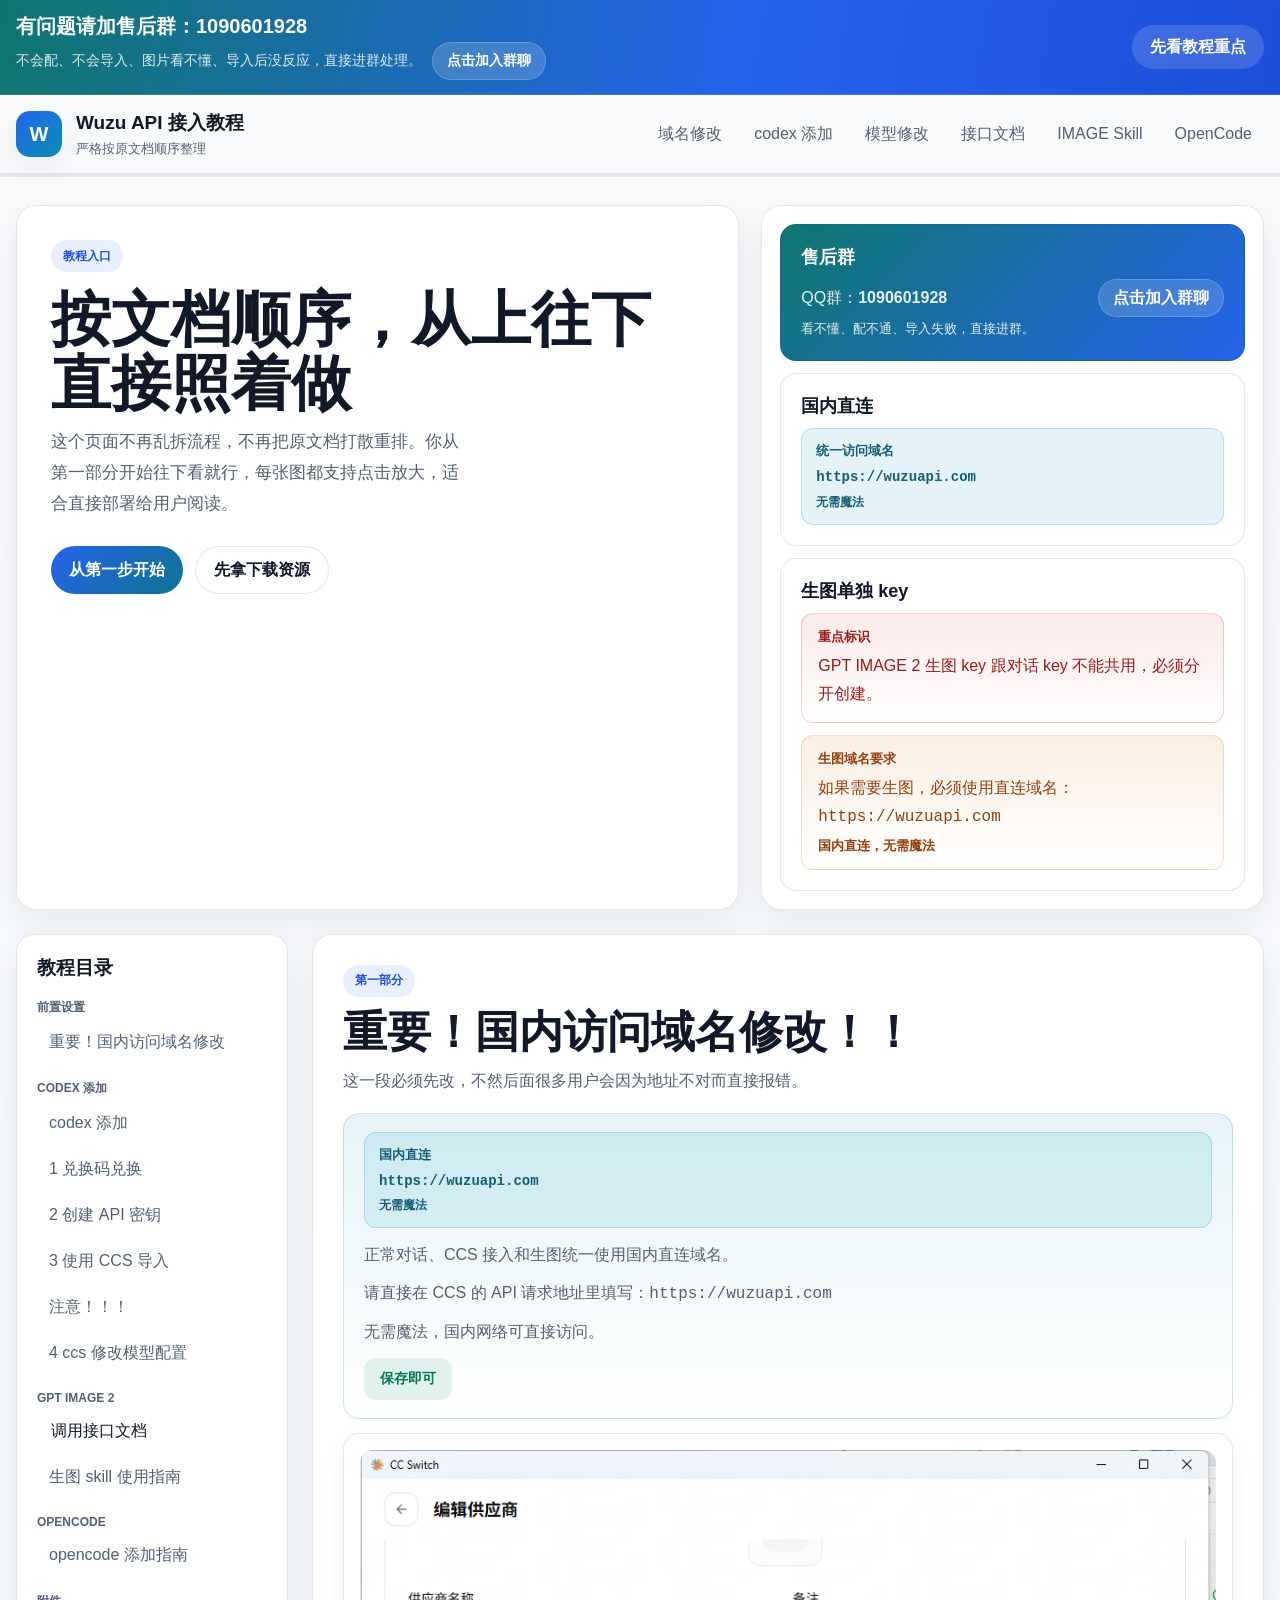
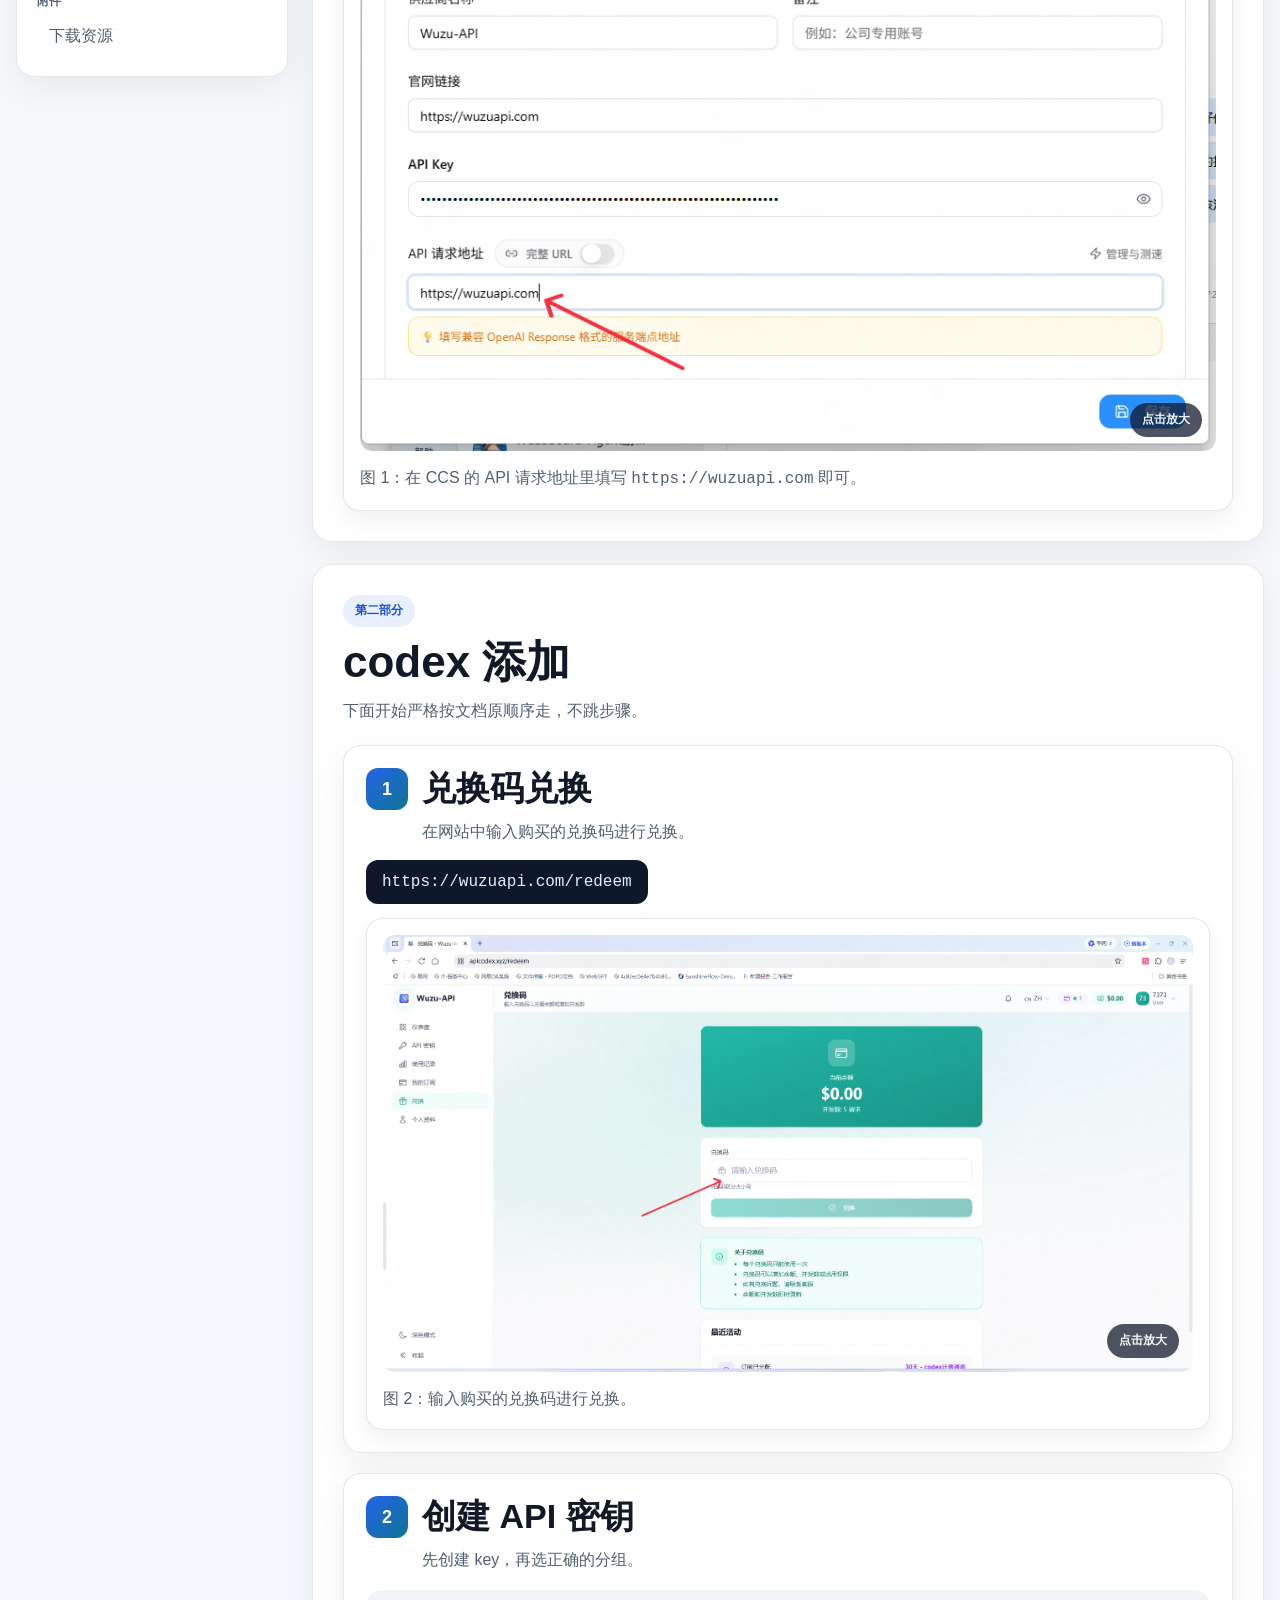
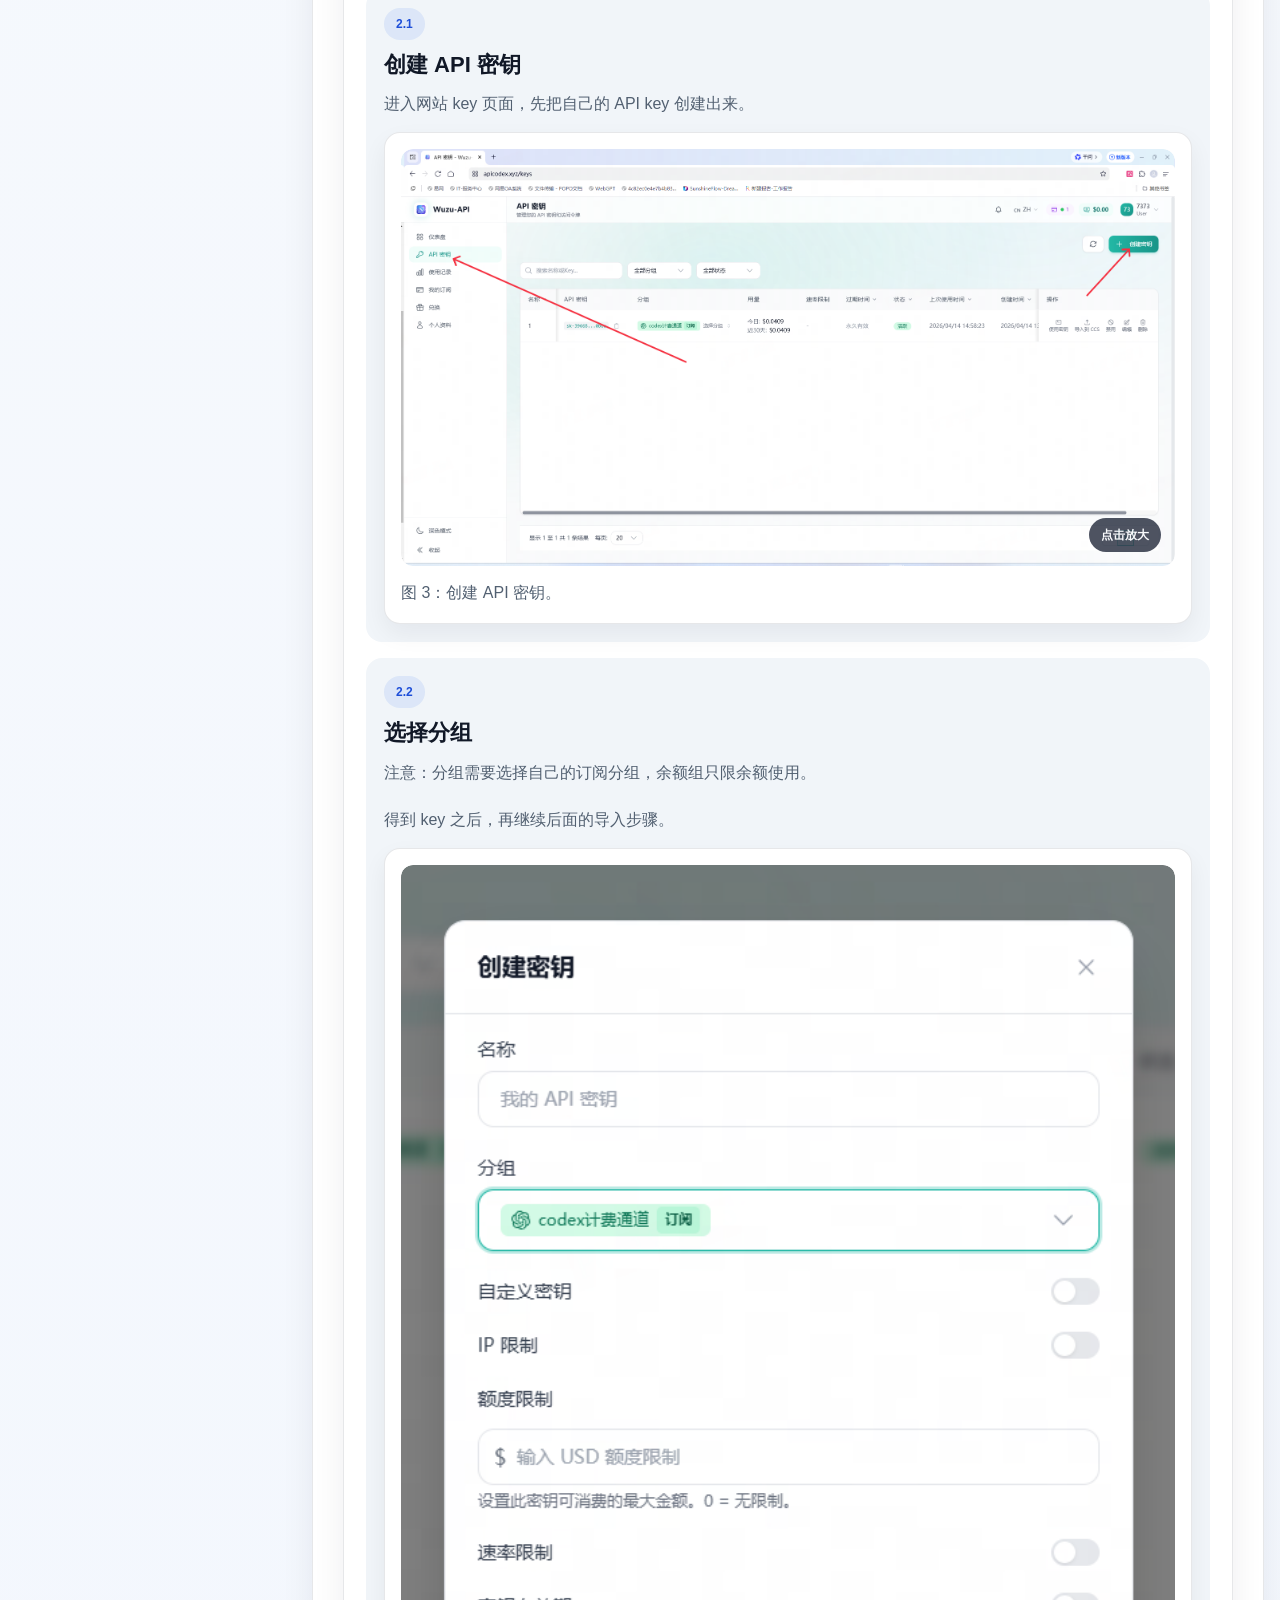
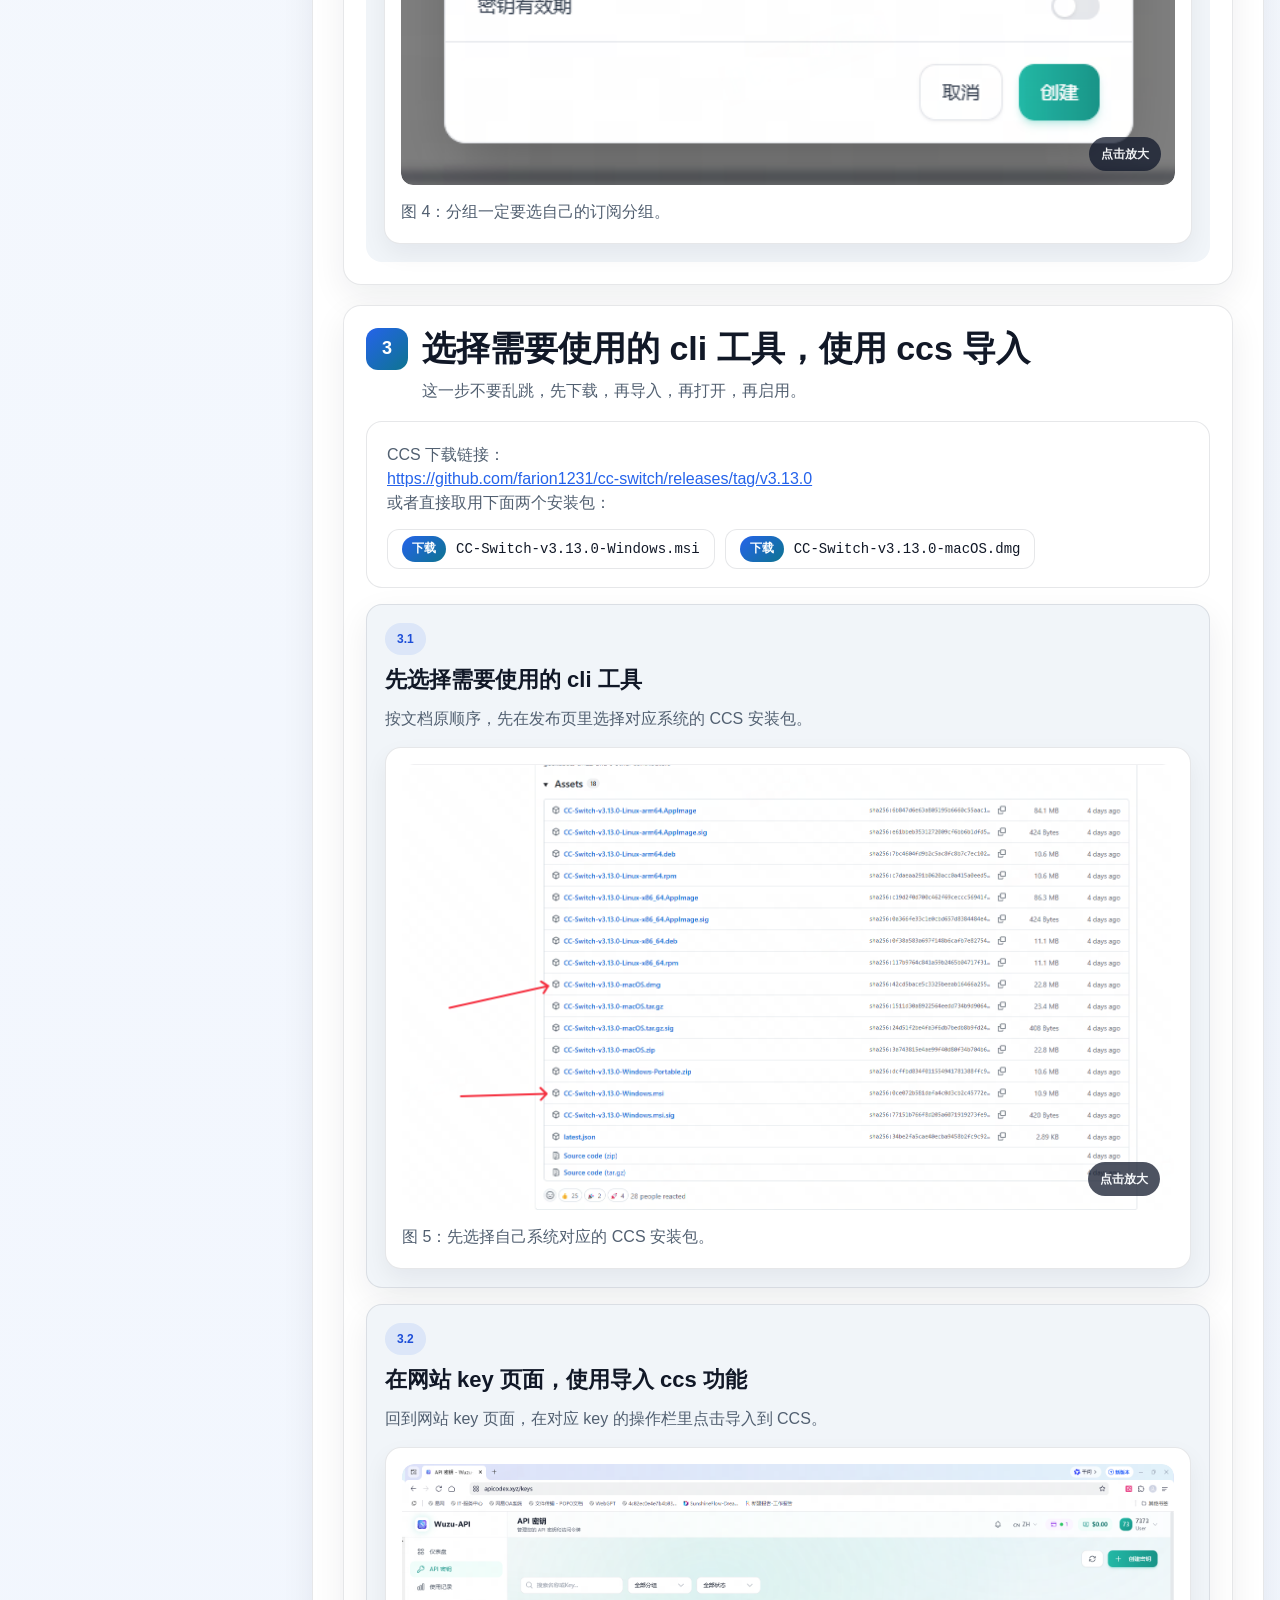
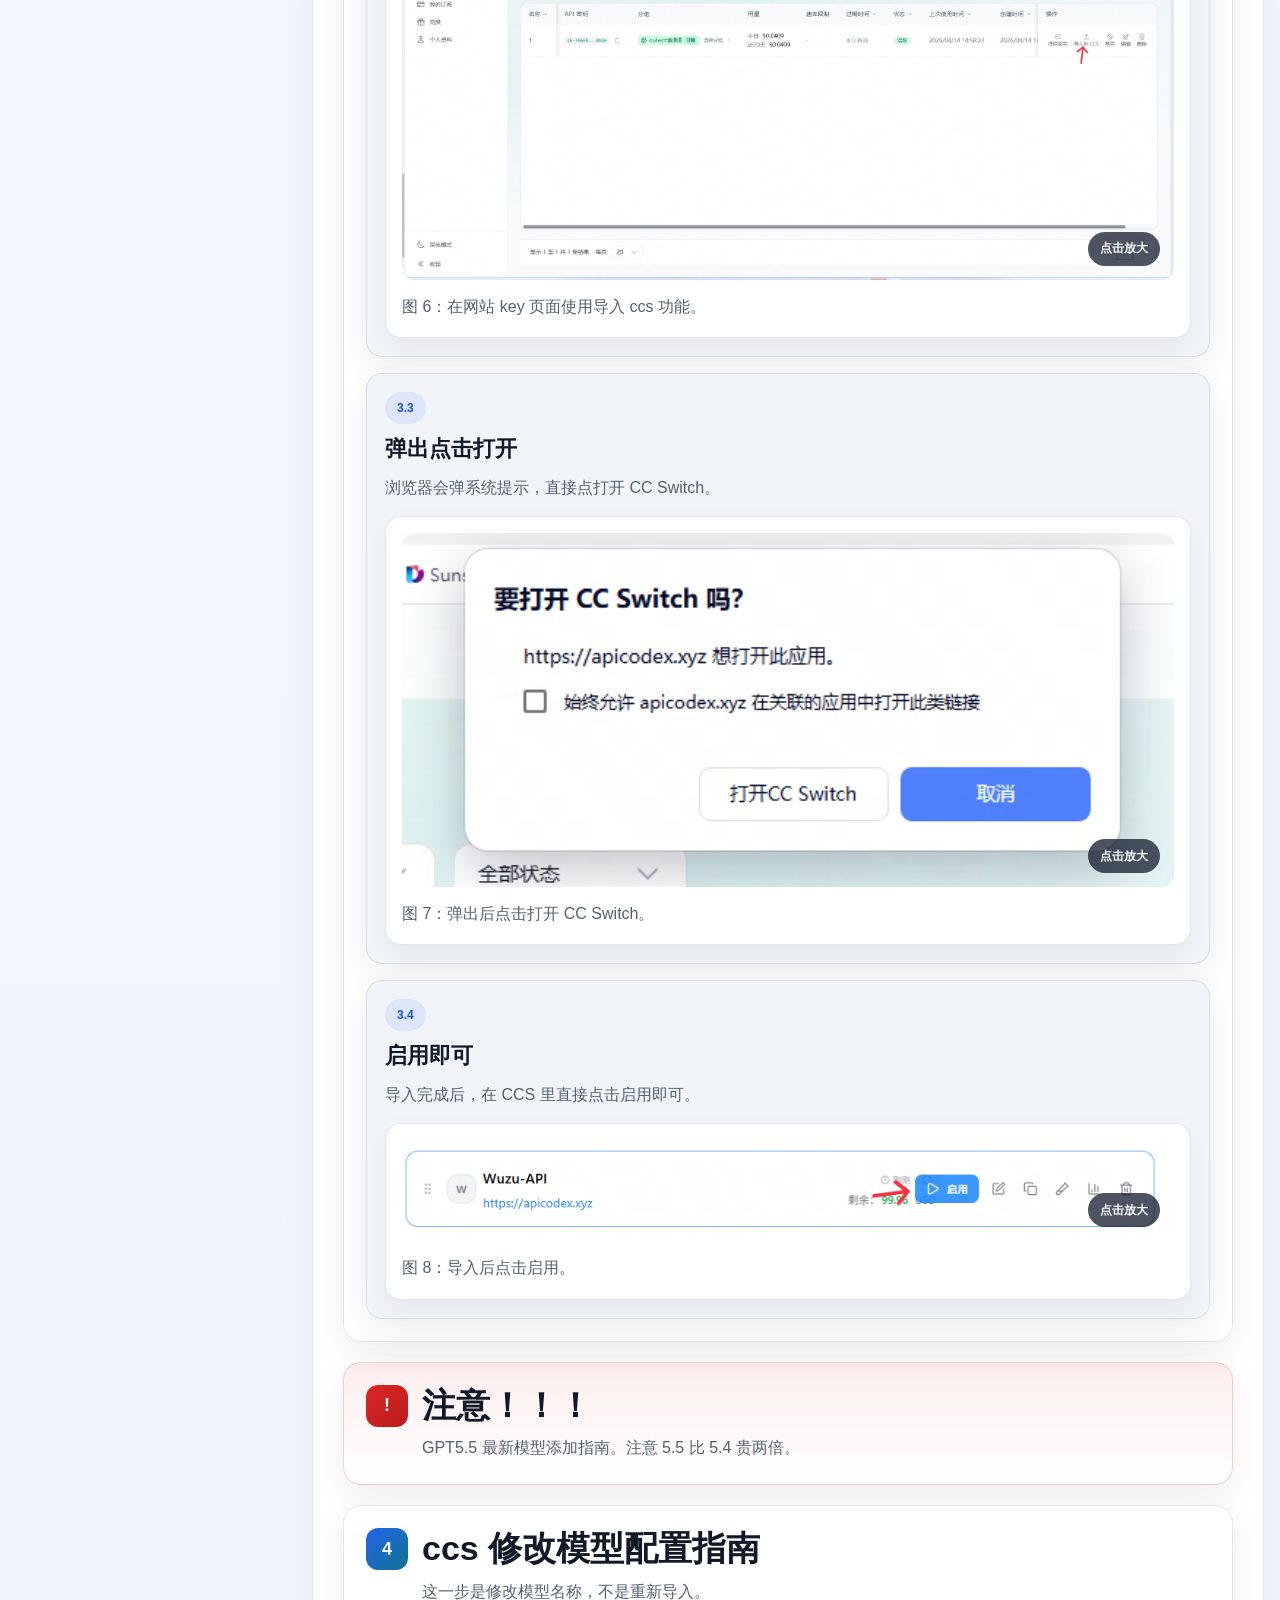
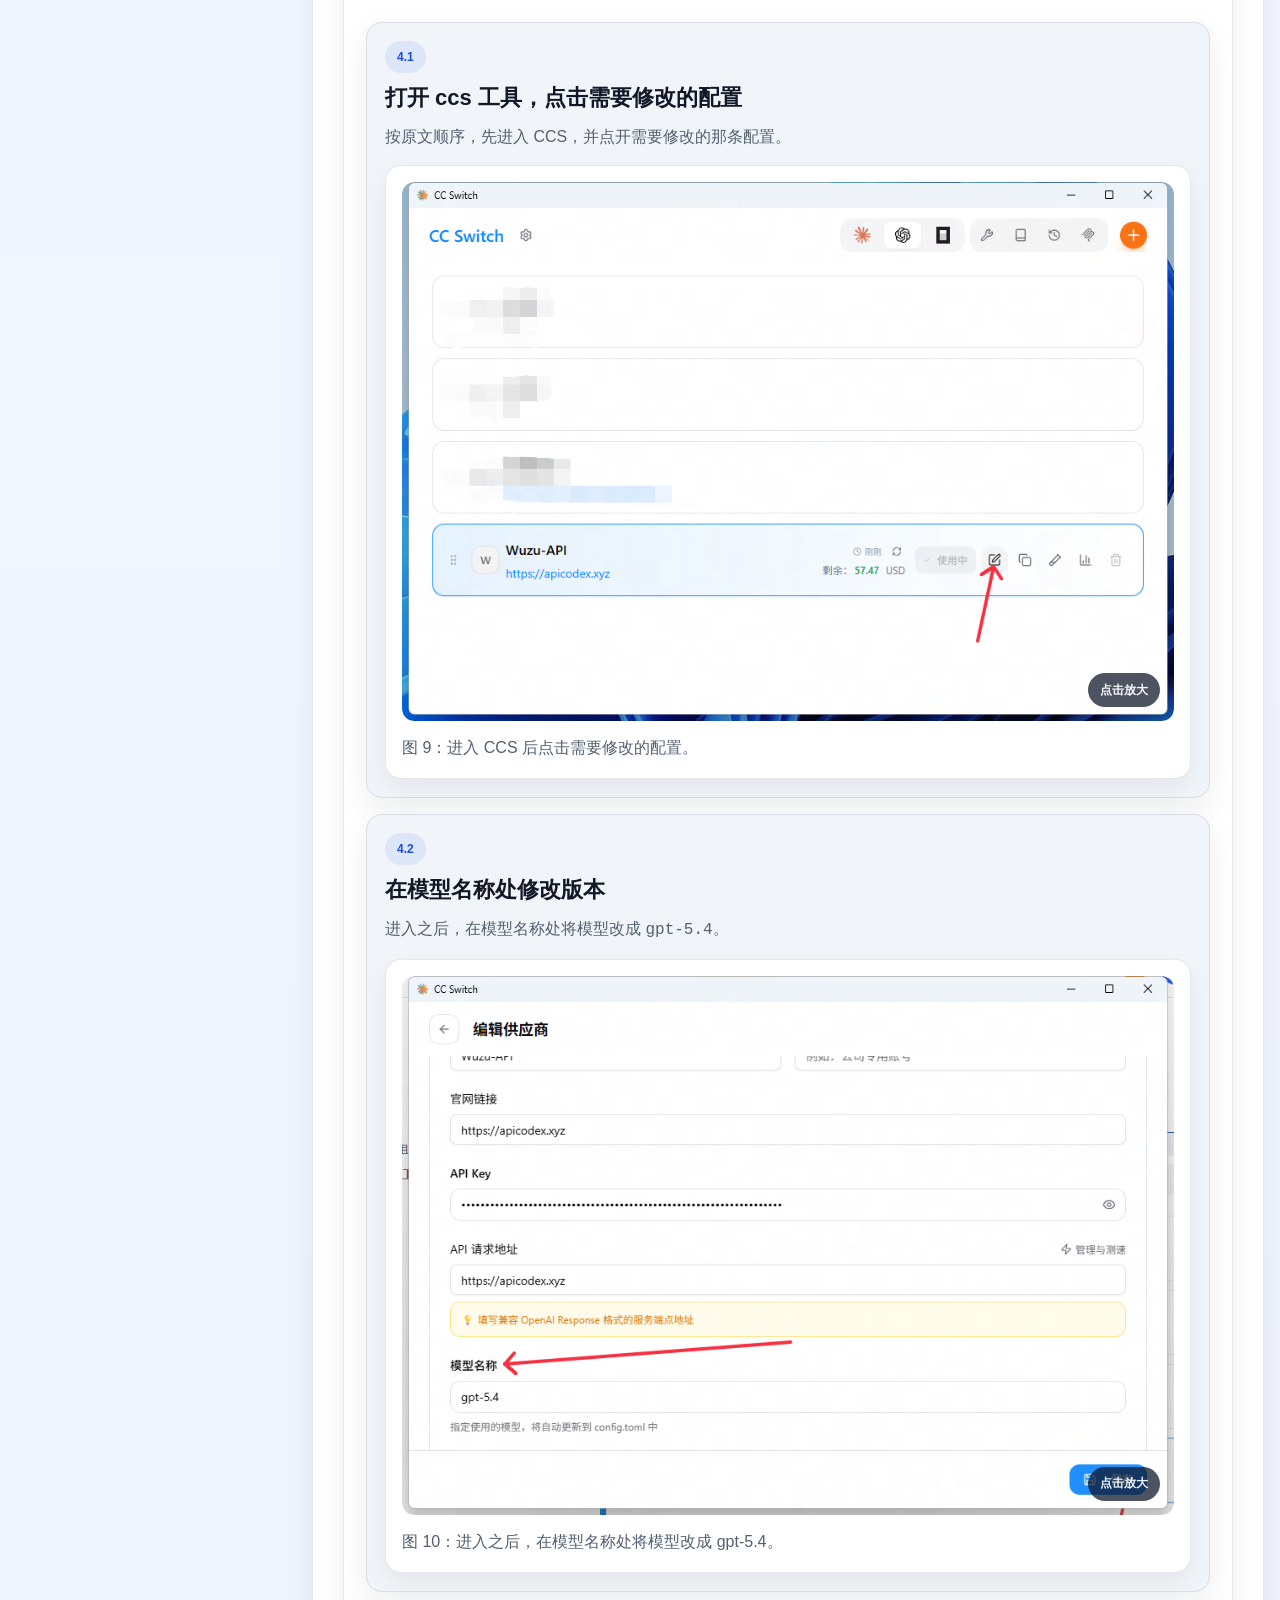
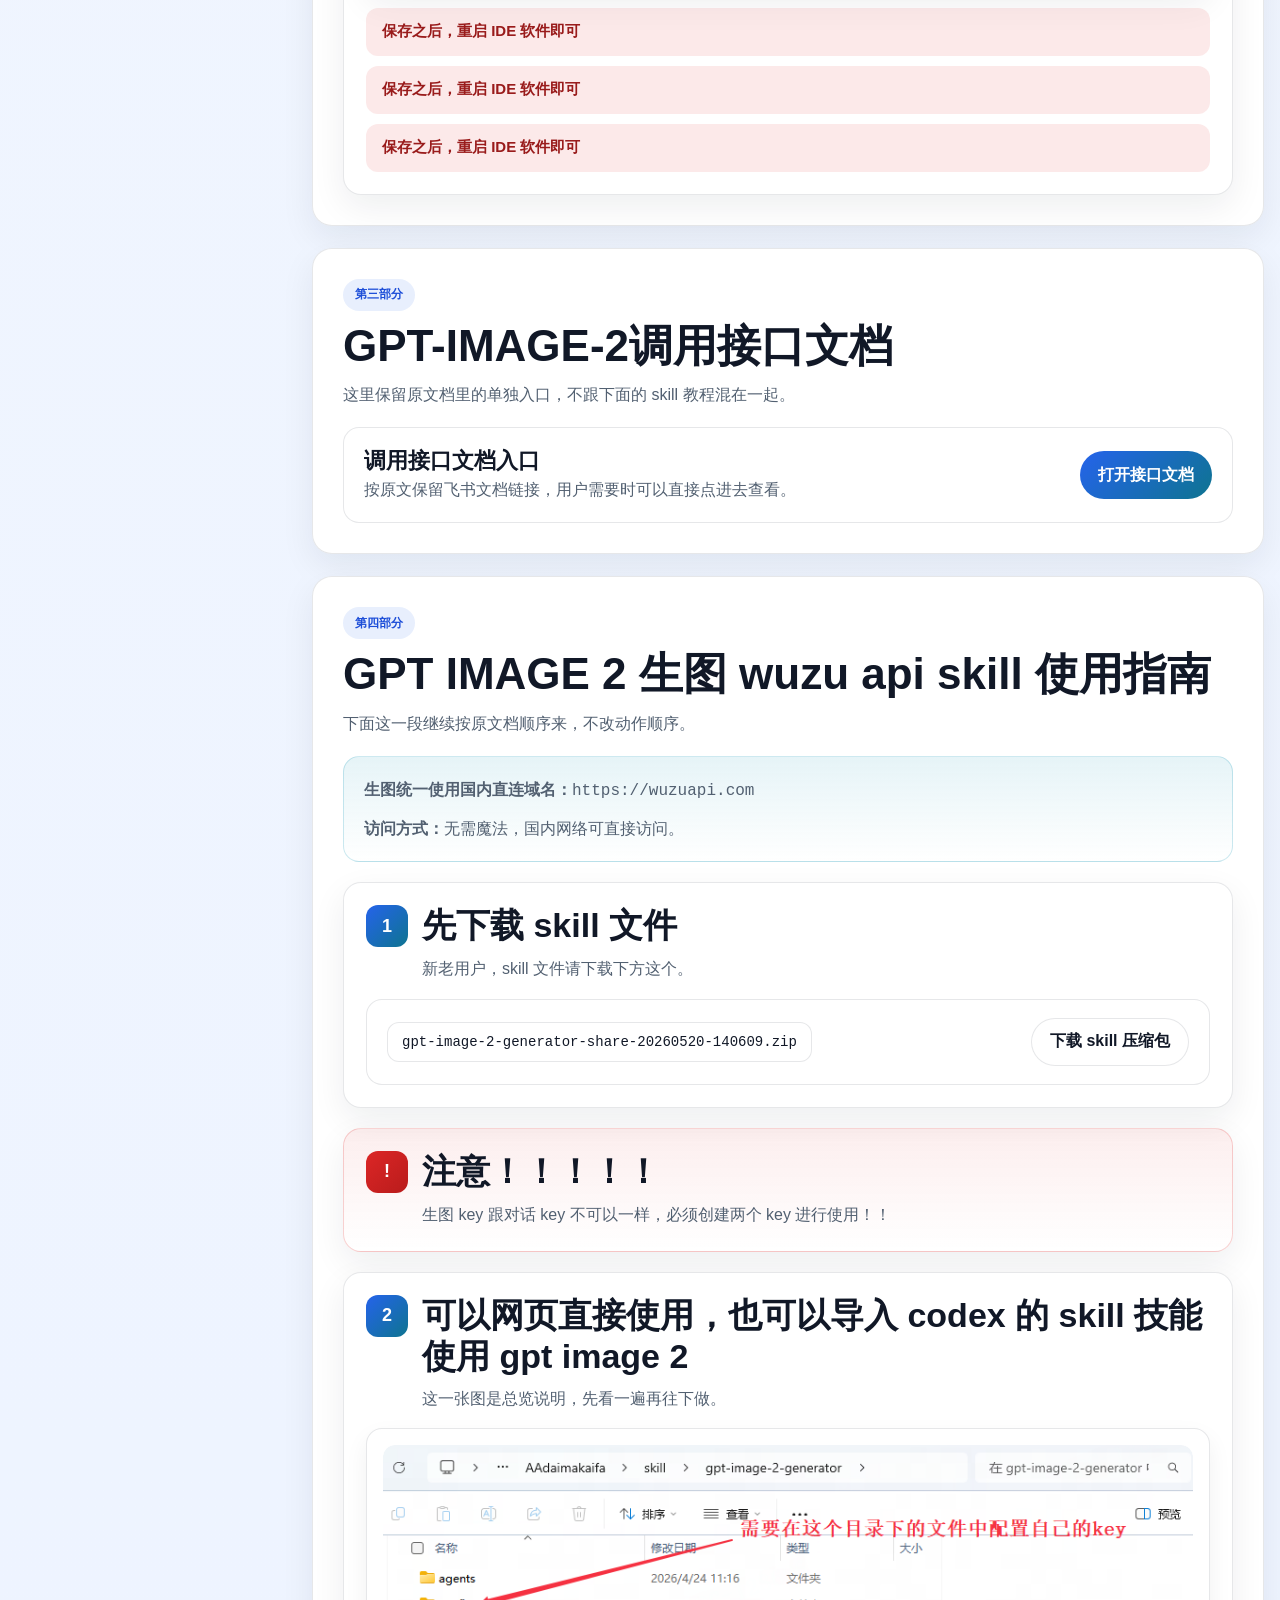
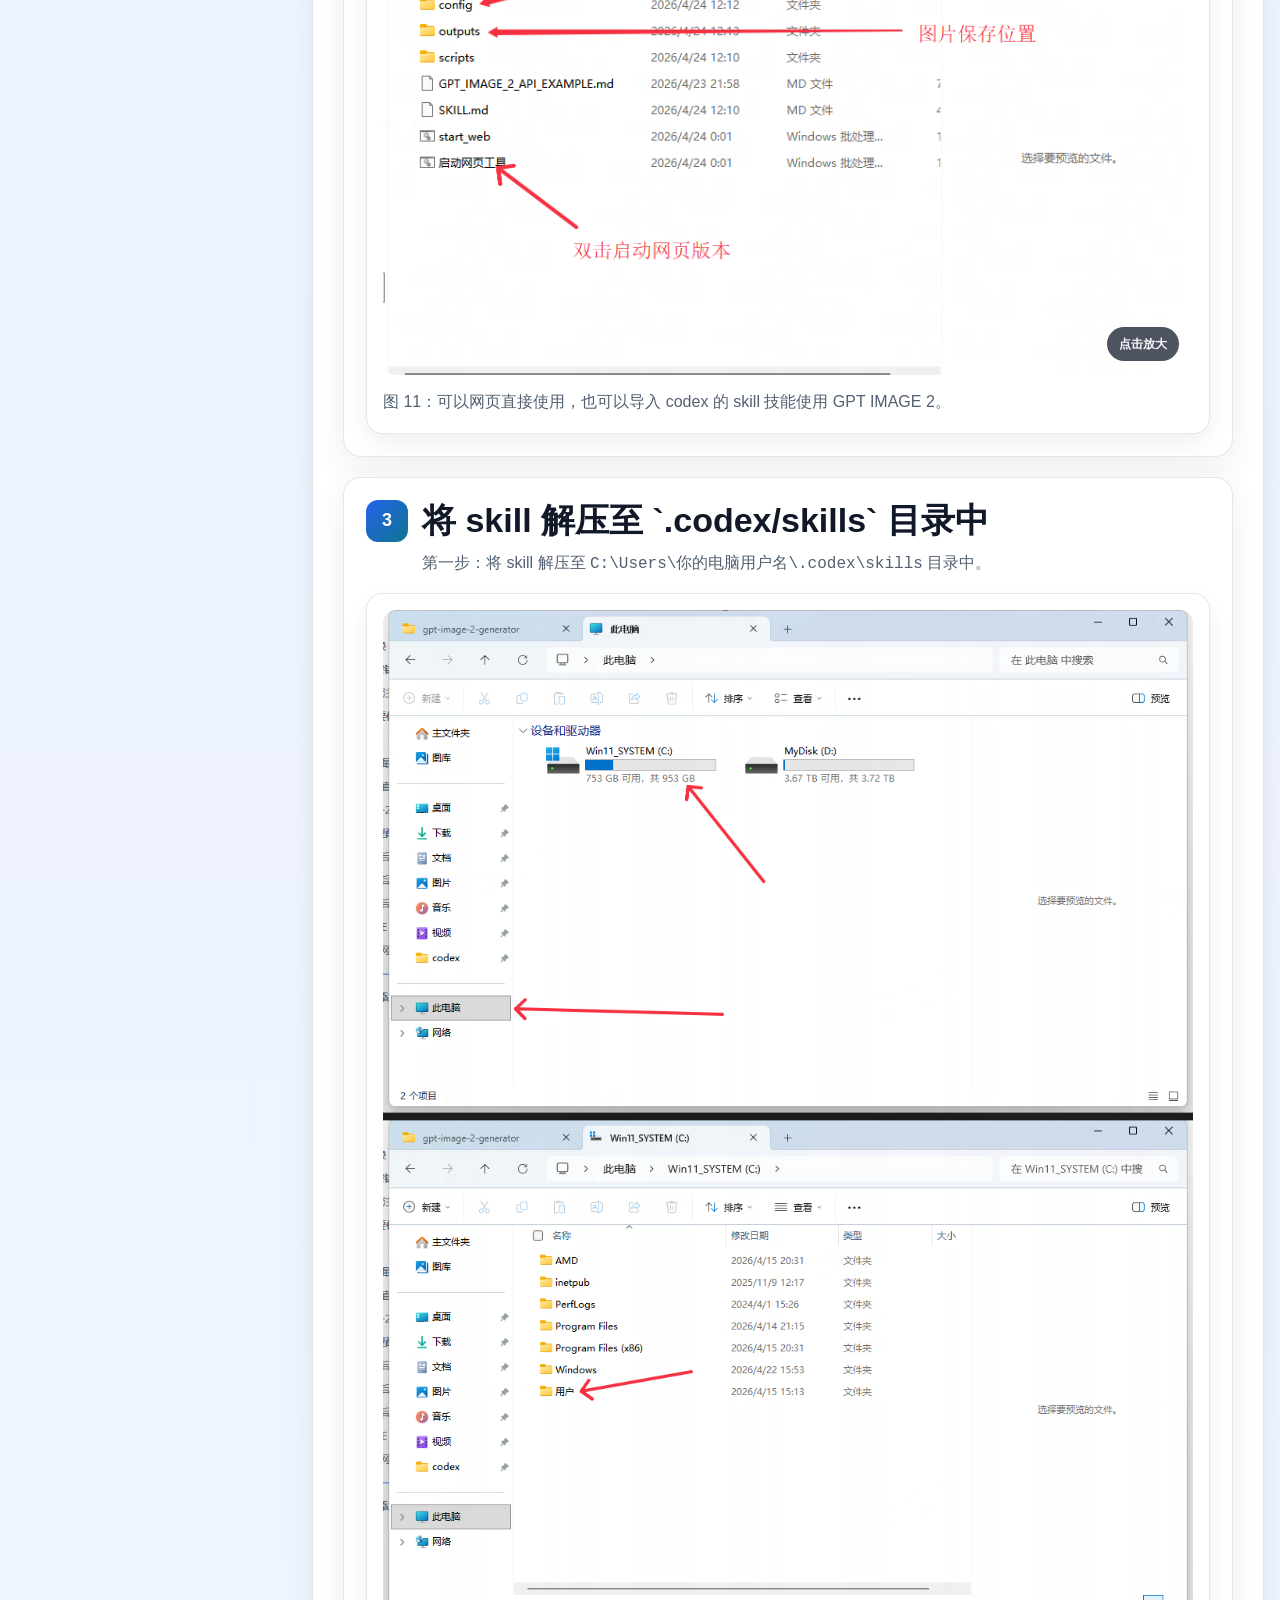
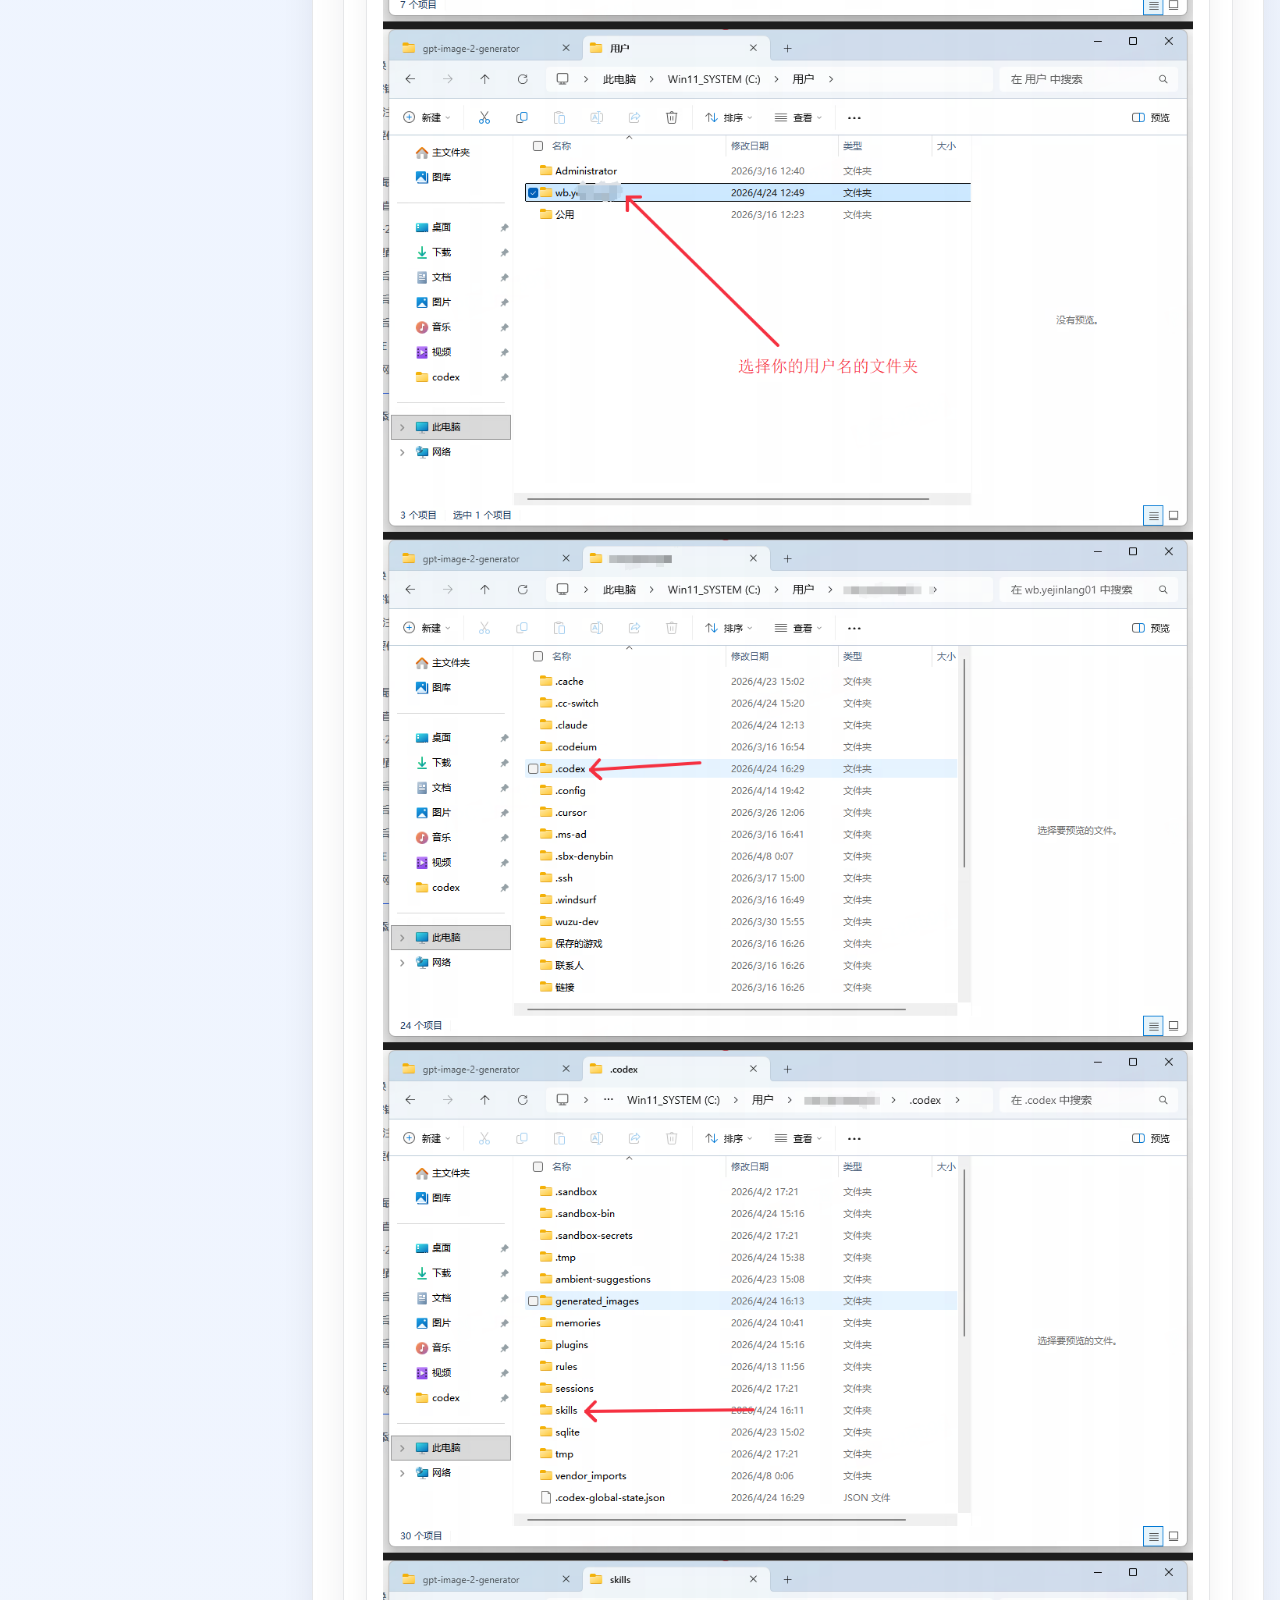
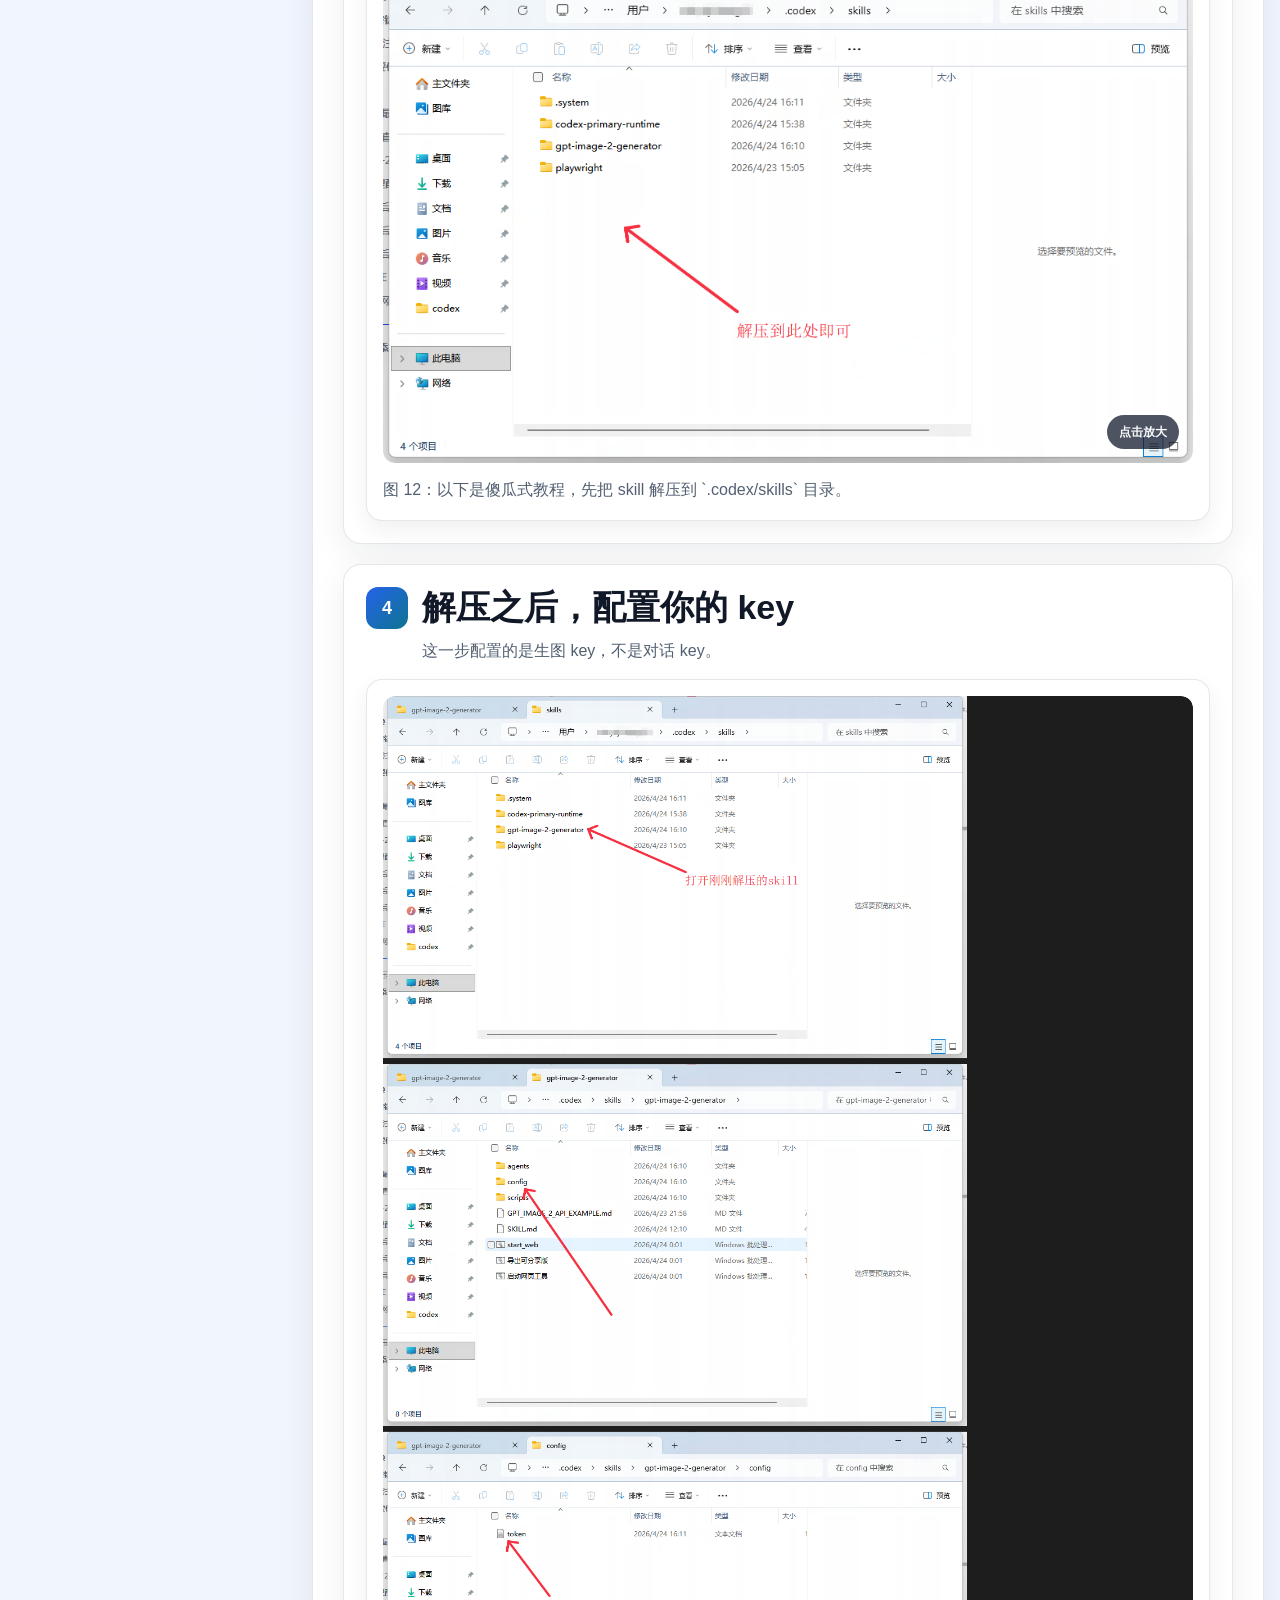
<file: guide.html>
<!doctype html>
<html lang="zh-CN">
<head>
  <meta charset="utf-8" />
  <meta name="viewport" content="width=device-width, initial-scale=1" />
  <title>Wuzu API 接入教程</title>
  <meta name="description" content="严格按原文档顺序整理的 Wuzu API 图文教程，包含 CCS、GPT IMAGE 2、OpenCode 接入与本地下载资源。" />
  <link rel="stylesheet" href="assets/guide.css?v=20260629-blankfix2" />
</head>
<body>
  <div class="contact-banner">
        <div class="shell contact-banner-inner">
          <div class="contact-banner-copy">
            <strong>有问题请加售后群：1090601928</strong>
            <span class="group-entry-row">
              <span>不会配、不会导入、图片看不懂、导入后没反应，直接进群处理。</span>
              <a class="contact-inline-link contact-inline-button" href="https://qm.qq.com/q/6xbSViPVAc" target="_blank" rel="noreferrer">
                点击加入群聊
              </a>
            </span>
          </div>
          <a class="contact-banner-action" href="#contact-section">先看教程重点</a>
        </div>
  </div>

  <header class="page-header">
    <div class="shell page-header-inner">
      <a class="brand" href="#top">
        <span class="brand-mark" aria-hidden="true">W</span>
        <span class="brand-copy">
          <strong>Wuzu API 接入教程</strong>
          <small>严格按原文档顺序整理</small>
        </span>
      </a>
      <nav class="top-nav" aria-label="顶部导航">
        <a href="#domain-section">域名修改</a>
        <a href="#codex-section">codex 添加</a>
        <a href="#ccs-model-step">模型修改</a>
        <a href="#image-doc-section">接口文档</a>
        <a href="#image-skill-section">IMAGE Skill</a>
        <a href="#opencode-section">OpenCode</a>
      </nav>
    </div>
    <div class="scroll-progress" aria-hidden="true">
      <span id="scrollProgressBar"></span>
    </div>
  </header>

  <main id="top">
    <section class="intro-band" id="contact-section">
      <div class="shell intro-grid">
        <div class="intro-copy reveal-on-scroll is-visible">
          <span class="eyebrow">教程入口</span>
          <h1>按文档顺序，从上往下直接照着做</h1>
          <p>这个页面不再乱拆流程，不再把原文档打散重排。你从第一部分开始往下看就行，每张图都支持点击放大，适合直接部署给用户阅读。</p>
          <div class="intro-actions">
            <a class="primary-button" href="#domain-section">从第一步开始</a>
            <a class="secondary-button" href="#downloads-section">先拿下载资源</a>
          </div>
        </div>

          <div class="intro-highlights reveal-on-scroll is-visible">
            <article class="focus-card focus-card-hot">
              <h2>售后群</h2>
              <div class="group-card-row">
                <p>QQ群：<strong>1090601928</strong></p>
                <a class="focus-link focus-link-button" href="https://qm.qq.com/q/6xbSViPVAc" target="_blank" rel="noreferrer">
                  点击加入群聊
                </a>
              </div>
              <small>看不懂、配不通、导入失败，直接进群。</small>
            </article>
            <article class="focus-card">
              <h2>国内直连</h2>
              <div class="domain-pills">
                <span class="domain-pill domain-pill-accent">
                  <strong>统一访问域名</strong>
                  <code>https://wuzuapi.com</code>
                  <em>无需魔法</em>
                </span>
              </div>
          </article>
          <article class="focus-card">
            <h2>生图单独 key</h2>
            <div class="mini-alert-list">
              <div class="mini-alert mini-alert-danger">
                <strong>重点标识</strong>
                <p>GPT IMAGE 2 生图 key 跟对话 key 不能共用，必须分开创建。</p>
              </div>
              <div class="mini-alert mini-alert-warning">
                <strong>生图域名要求</strong>
                <p>如果需要生图，必须使用直连域名：<code>https://wuzuapi.com</code></p>
                <em>国内直连，无需魔法</em>
              </div>
            </div>
          </article>
        </div>
      </div>
    </section>

    <section class="shell doc-layout">
      <aside class="doc-toc">
        <div class="toc-panel reveal-on-scroll is-visible">
          <h2>教程目录</h2>

          <div class="toc-group">
            <span class="toc-group-title">前置设置</span>
            <a href="#domain-section">重要！国内访问域名修改</a>
          </div>

          <div class="toc-group">
            <span class="toc-group-title">codex 添加</span>
            <a href="#codex-section">codex 添加</a>
            <a href="#redeem-step">1 兑换码兑换</a>
            <a href="#apikey-step">2 创建 API 密钥</a>
            <a href="#ccs-import-step">3 使用 CCS 导入</a>
            <a href="#gpt55-warning">注意！！！</a>
            <a href="#ccs-model-step">4 ccs 修改模型配置</a>
          </div>

          <div class="toc-group">
            <span class="toc-group-title">GPT IMAGE 2</span>
            <a href="#image-doc-section">调用接口文档</a>
            <a href="#image-skill-section">生图 skill 使用指南</a>
          </div>

          <div class="toc-group">
            <span class="toc-group-title">OpenCode</span>
            <a href="#opencode-section">opencode 添加指南</a>
          </div>

          <div class="toc-group">
            <span class="toc-group-title">附件</span>
            <a href="#downloads-section">下载资源</a>
          </div>
        </div>
      </aside>

      <div class="doc-main">
        <section class="doc-section reveal-on-scroll" id="domain-section" data-spy>
          <div class="section-head">
            <span class="section-kicker">第一部分</span>
            <h2>重要！国内访问域名修改！！</h2>
            <p>这一段必须先改，不然后面很多用户会因为地址不对而直接报错。</p>
          </div>

          <div class="callout-block callout-block-strong">
            <div class="domain-pills domain-pills-stack">
              <span class="domain-pill domain-pill-accent">
                <strong>国内直连</strong>
                <code>https://wuzuapi.com</code>
                <em>无需魔法</em>
              </span>
            </div>
            <p>正常对话、CCS 接入和生图统一使用国内直连域名。</p>
            <p>请直接在 CCS 的 API 请求地址里填写：<code>https://wuzuapi.com</code></p>
            <p>无需魔法，国内网络可直接访问。</p>
            <div class="action-tag">保存即可</div>
          </div>

          <figure class="media-card">
            <button class="zoomable-image" type="button" data-zoom-src="assets/guide-images/01-base-url-config.png" data-zoom-title="图 1：在 CCS 中修改 API 请求地址" data-zoom-alt="在 CCS 中修改 API 请求地址">
              <img src="assets/guide-images/01-base-url-config.png" alt="在 CCS 中修改 API 请求地址" loading="lazy" width="910" height="639" />
            </button>
            <figcaption>图 1：在 CCS 的 API 请求地址里填写 <code>https://wuzuapi.com</code> 即可。</figcaption>
          </figure>
        </section>

        <section class="doc-section reveal-on-scroll" id="codex-section" data-spy>
          <div class="section-head">
            <span class="section-kicker">第二部分</span>
            <h2>codex 添加</h2>
            <p>下面开始严格按文档原顺序走，不跳步骤。</p>
          </div>

          <article class="step-card reveal-on-scroll" id="redeem-step" data-spy>
            <div class="step-card-head">
              <span class="step-no">1</span>
              <div>
                <h3>兑换码兑换</h3>
                <p>在网站中输入购买的兑换码进行兑换。</p>
              </div>
            </div>
            <div class="link-chip">https://wuzuapi.com/redeem</div>
            <figure class="media-card">
              <button class="zoomable-image" type="button" data-zoom-src="assets/guide-images/02-redeem-code.png" data-zoom-title="图 2：兑换码兑换页面" data-zoom-alt="兑换码兑换页面">
                <img src="assets/guide-images/02-redeem-code.png" alt="兑换码兑换页面" loading="lazy" width="1929" height="1040" />
              </button>
              <figcaption>图 2：输入购买的兑换码进行兑换。</figcaption>
            </figure>
          </article>

          <article class="step-card reveal-on-scroll" id="apikey-step" data-spy>
            <div class="step-card-head">
              <span class="step-no">2</span>
              <div>
                <h3>创建 API 密钥</h3>
                <p>先创建 key，再选正确的分组。</p>
              </div>
            </div>

            <div class="mini-flow">
              <article class="mini-step">
                <div class="mini-step-copy">
                  <span class="mini-step-index">2.1</span>
                  <h4>创建 API 密钥</h4>
                  <p>进入网站 key 页面，先把自己的 API key 创建出来。</p>
                </div>
                <figure class="media-card">
                  <button class="zoomable-image" type="button" data-zoom-src="assets/guide-images/03-create-api-key.png" data-zoom-title="图 3：创建 API 密钥" data-zoom-alt="创建 API 密钥">
                    <img src="assets/guide-images/03-create-api-key.png" alt="创建 API 密钥" loading="lazy" width="1929" height="1040" />
                  </button>
                  <figcaption>图 3：创建 API 密钥。</figcaption>
                </figure>
              </article>

              <article class="mini-step">
                <div class="mini-step-copy">
                  <span class="mini-step-index">2.2</span>
                  <h4>选择分组</h4>
                  <p>注意：分组需要选择自己的订阅分组，余额组只限余额使用。</p>
                  <p>得到 key 之后，再继续后面的导入步骤。</p>
                </div>
                <figure class="media-card">
                  <button class="zoomable-image" type="button" data-zoom-src="assets/guide-images/04-select-group.png" data-zoom-title="图 4：选择分组" data-zoom-alt="选择分组">
                    <img src="assets/guide-images/04-select-group.png" alt="选择分组" loading="lazy" width="575" height="684" />
                  </button>
                  <figcaption>图 4：分组一定要选自己的订阅分组。</figcaption>
                </figure>
              </article>
            </div>
          </article>

          <article class="step-card reveal-on-scroll" id="ccs-import-step" data-spy>
            <div class="step-card-head">
              <span class="step-no">3</span>
              <div>
                <h3>选择需要使用的 cli 工具，使用 ccs 导入</h3>
                <p>这一步不要乱跳，先下载，再导入，再打开，再启用。</p>
              </div>
            </div>

            <div class="link-block">
              <p>CCS 下载链接：</p>
              <a href="https://github.com/farion1231/cc-switch/releases/tag/v3.13.0" target="_blank" rel="noreferrer">https://github.com/farion1231/cc-switch/releases/tag/v3.13.0</a>
              <p>或者直接取用下面两个安装包：</p>
              <div class="file-chips">
                <a href="downloads/CC-Switch-v3.13.0-Windows.msi" download>
                  <span class="file-chip-label">下载</span>
                  <span class="file-chip-name">CC-Switch-v3.13.0-Windows.msi</span>
                </a>
                <a href="downloads/CC-Switch-v3.13.0-macOS.dmg" download>
                  <span class="file-chip-label">下载</span>
                  <span class="file-chip-name">CC-Switch-v3.13.0-macOS.dmg</span>
                </a>
              </div>
            </div>

            <div class="flow-list">
              <article class="flow-step">
                <div class="flow-step-copy">
                  <span class="flow-index">3.1</span>
                  <h4>先选择需要使用的 cli 工具</h4>
                  <p>按文档原顺序，先在发布页里选择对应系统的 CCS 安装包。</p>
                </div>
                <figure class="media-card">
                  <button class="zoomable-image" type="button" data-zoom-src="assets/guide-images/05-choose-cli-tool.png" data-zoom-title="图 5：选择需要使用的 cli 工具" data-zoom-alt="选择需要使用的 cli 工具">
                    <img src="assets/guide-images/05-choose-cli-tool.png" alt="选择需要使用的 cli 工具" loading="lazy" width="1559" height="902" />
                  </button>
                  <figcaption>图 5：先选择自己系统对应的 CCS 安装包。</figcaption>
                </figure>
              </article>

              <article class="flow-step">
                <div class="flow-step-copy">
                  <span class="flow-index">3.2</span>
                  <h4>在网站 key 页面，使用导入 ccs 功能</h4>
                  <p>回到网站 key 页面，在对应 key 的操作栏里点击导入到 CCS。</p>
                </div>
                <figure class="media-card">
                  <button class="zoomable-image" type="button" data-zoom-src="assets/guide-images/06-import-ccs-from-key-page.png" data-zoom-title="图 6：在网站 key 页面使用导入 ccs 功能" data-zoom-alt="在网站 key 页面使用导入 ccs 功能">
                    <img src="assets/guide-images/06-import-ccs-from-key-page.png" alt="在网站 key 页面使用导入 ccs 功能" loading="lazy" width="1929" height="1040" />
                  </button>
                  <figcaption>图 6：在网站 key 页面使用导入 ccs 功能。</figcaption>
                </figure>
              </article>

              <article class="flow-step">
                <div class="flow-step-copy">
                  <span class="flow-index">3.3</span>
                  <h4>弹出点击打开</h4>
                  <p>浏览器会弹系统提示，直接点打开 CC Switch。</p>
                </div>
                <figure class="media-card">
                  <button class="zoomable-image" type="button" data-zoom-src="assets/guide-images/07-open-import-dialog.png" data-zoom-title="图 7：弹出点击打开" data-zoom-alt="弹出点击打开">
                    <img src="assets/guide-images/07-open-import-dialog.png" alt="弹出点击打开" loading="lazy" width="528" height="242" />
                  </button>
                  <figcaption>图 7：弹出后点击打开 CC Switch。</figcaption>
                </figure>
              </article>

              <article class="flow-step">
                <div class="flow-step-copy">
                  <span class="flow-index">3.4</span>
                  <h4>启用即可</h4>
                  <p>导入完成后，在 CCS 里直接点击启用即可。</p>
                </div>
                <figure class="media-card">
                  <button class="zoomable-image" type="button" data-zoom-src="assets/guide-images/08-enable-import.png" data-zoom-title="图 8：启用即可" data-zoom-alt="启用即可">
                    <img src="assets/guide-images/08-enable-import.png" alt="启用即可" loading="lazy" width="870" height="114" />
                  </button>
                  <figcaption>图 8：导入后点击启用。</figcaption>
                </figure>
              </article>
            </div>
          </article>

          <article class="step-card step-card-warning reveal-on-scroll" id="gpt55-warning" data-spy>
            <div class="step-card-head">
              <span class="step-no step-no-warning">!</span>
              <div>
                <h3>注意！！！</h3>
                <p>GPT5.5 最新模型添加指南。注意 5.5 比 5.4 贵两倍。</p>
              </div>
            </div>
          </article>

          <article class="step-card reveal-on-scroll" id="ccs-model-step" data-spy>
            <div class="step-card-head">
              <span class="step-no">4</span>
              <div>
                <h3>ccs 修改模型配置指南</h3>
                <p>这一步是修改模型名称，不是重新导入。</p>
              </div>
            </div>

            <div class="flow-list">
              <article class="flow-step">
                <div class="flow-step-copy">
                  <span class="flow-index">4.1</span>
                  <h4>打开 ccs 工具，点击需要修改的配置</h4>
                  <p>按原文顺序，先进入 CCS，并点开需要修改的那条配置。</p>
                </div>
                <figure class="media-card">
                  <button class="zoomable-image" type="button" data-zoom-src="assets/guide-images/09-open-ccs-config.png" data-zoom-title="图 9：打开 CCS 并点击需要修改的配置" data-zoom-alt="打开 CCS 并点击需要修改的配置">
                    <img src="assets/guide-images/09-open-ccs-config.png" alt="打开 CCS 并点击需要修改的配置" loading="lazy" width="916" height="639" />
                  </button>
                  <figcaption>图 9：进入 CCS 后点击需要修改的配置。</figcaption>
                </figure>
              </article>

              <article class="flow-step">
                <div class="flow-step-copy">
                  <span class="flow-index">4.2</span>
                  <h4>在模型名称处修改版本</h4>
                  <p>进入之后，在模型名称处将模型改成 <code>gpt-5.4</code>。</p>
                </div>
                <figure class="media-card">
                  <button class="zoomable-image" type="button" data-zoom-src="assets/guide-images/10-change-model-name.png" data-zoom-title="图 10：将模型改成 gpt-5.4" data-zoom-alt="将模型改成 gpt-5.4">
                    <img src="assets/guide-images/10-change-model-name.png" alt="将模型改成 gpt-5.4" loading="lazy" width="916" height="639" />
                  </button>
                  <figcaption>图 10：进入之后，在模型名称处将模型改成 gpt-5.4。</figcaption>
                </figure>
              </article>
            </div>

            <div class="repeat-reminder">
              <span>保存之后，重启 IDE 软件即可</span>
              <span>保存之后，重启 IDE 软件即可</span>
              <span>保存之后，重启 IDE 软件即可</span>
            </div>
          </article>
        </section>

        <section class="doc-section reveal-on-scroll" id="image-doc-section" data-spy>
          <div class="section-head">
            <span class="section-kicker">第三部分</span>
            <h2>GPT-IMAGE-2调用接口文档</h2>
            <p>这里保留原文档里的单独入口，不跟下面的 skill 教程混在一起。</p>
          </div>

          <div class="doc-link-panel">
            <div>
              <h3>调用接口文档入口</h3>
              <p>按原文保留飞书文档链接，用户需要时可以直接点进去查看。</p>
            </div>
            <a class="primary-button" href="https://bcns0zay7i6b.feishu.cn/wiki/Cb3UwaC9JioGtZkDRPUclfpvnTb?from=from_copylink" target="_blank" rel="noreferrer">打开接口文档</a>
          </div>
        </section>

        <section class="doc-section reveal-on-scroll" id="image-skill-section" data-spy>
          <div class="section-head">
            <span class="section-kicker">第四部分</span>
            <h2>GPT IMAGE 2 生图 wuzu api skill 使用指南</h2>
            <p>下面这一段继续按原文档顺序来，不改动作顺序。</p>
          </div>

          <div class="callout-block callout-block-strong">
            <p><strong>生图统一使用国内直连域名：</strong><code>https://wuzuapi.com</code></p>
            <p><strong>访问方式：</strong>无需魔法，国内网络可直接访问。</p>
          </div>

          <article class="step-card reveal-on-scroll">
            <div class="step-card-head">
              <span class="step-no">1</span>
              <div>
                <h3>先下载 skill 文件</h3>
                <p>新老用户，skill 文件请下载下方这个。</p>
              </div>
            </div>
            <div class="download-inline">
              <span>gpt-image-2-generator-share-20260520-140609.zip</span>
              <a class="secondary-button" href="downloads/gpt-image-2-generator-share-20260520-140609.zip">下载 skill 压缩包</a>
            </div>
          </article>

          <article class="step-card step-card-warning reveal-on-scroll">
            <div class="step-card-head">
              <span class="step-no step-no-warning">!</span>
              <div>
                <h3>注意！！！！！</h3>
                <p>生图 key 跟对话 key 不可以一样，必须创建两个 key 进行使用！！</p>
              </div>
            </div>
          </article>

          <article class="step-card reveal-on-scroll">
            <div class="step-card-head">
              <span class="step-no">2</span>
              <div>
                <h3>可以网页直接使用，也可以导入 codex 的 skill 技能使用 gpt image 2</h3>
                <p>这一张图是总览说明，先看一遍再往下做。</p>
              </div>
            </div>
            <figure class="media-card">
              <button class="zoomable-image" type="button" data-zoom-src="assets/guide-images/11-gpt-image-2-overview.png" data-zoom-title="图 11：GPT IMAGE 2 使用总览" data-zoom-alt="GPT IMAGE 2 使用总览">
                <img src="assets/guide-images/11-gpt-image-2-overview.png" alt="GPT IMAGE 2 使用总览" loading="lazy" width="859" height="563" />
              </button>
              <figcaption>图 11：可以网页直接使用，也可以导入 codex 的 skill 技能使用 GPT IMAGE 2。</figcaption>
            </figure>
          </article>

          <article class="step-card reveal-on-scroll">
            <div class="step-card-head">
              <span class="step-no">3</span>
              <div>
                <h3>将 skill 解压至 `.codex/skills` 目录中</h3>
                <p>第一步：将 skill 解压至 <code>C:\Users\你的电脑用户名\.codex\skills</code> 目录中。</p>
              </div>
            </div>
            <figure class="media-card">
              <button class="zoomable-image" type="button" data-zoom-src="assets/guide-images/12-unzip-skill-to-codex-skills.png" data-zoom-title="图 12：将 skill 解压到 .codex/skills" data-zoom-alt="将 skill 解压到 .codex/skills">
                <img src="assets/guide-images/12-unzip-skill-to-codex-skills.png" alt="将 skill 解压到 .codex/skills" loading="lazy" width="1038" height="3912" />
              </button>
              <figcaption>图 12：以下是傻瓜式教程，先把 skill 解压到 `.codex/skills` 目录。</figcaption>
            </figure>
          </article>

          <article class="step-card reveal-on-scroll">
            <div class="step-card-head">
              <span class="step-no">4</span>
              <div>
                <h3>解压之后，配置你的 key</h3>
                <p>这一步配置的是生图 key，不是对话 key。</p>
              </div>
            </div>
            <figure class="media-card">
              <button class="zoomable-image" type="button" data-zoom-src="assets/guide-images/13-configure-image-key.png" data-zoom-title="图 13：配置 GPT IMAGE 2 的 key" data-zoom-alt="配置 GPT IMAGE 2 的 key">
                <img src="assets/guide-images/13-configure-image-key.png" alt="配置 GPT IMAGE 2 的 key" loading="lazy" width="1440" height="4171" />
              </button>
              <figcaption>图 13：解压之后，配置你的生图 key。</figcaption>
            </figure>
          </article>

          <article class="step-card reveal-on-scroll">
            <div class="step-card-head">
              <span class="step-no">5</span>
              <div>
                <h3>打开 codex 软件或者插件，使用 `$` 命令选择 GPT image 2 生图技能</h3>
                <p>然后打开你的 codex 软件或者插件，使用 <code>$</code> 命令，选择 GPT image 2 生图技能，即可开始生成图片。</p>
                <p>你也可以直接双击启用网页版，也需要先配置 key！</p>
              </div>
            </div>
            <figure class="media-card">
              <button class="zoomable-image" type="button" data-zoom-src="assets/guide-images/14-open-gpt-image-2-skill-or-web.png" data-zoom-title="图 14：启用 Skill 或直接使用网页版" data-zoom-alt="启用 Skill 或直接使用网页版">
                <img src="assets/guide-images/14-open-gpt-image-2-skill-or-web.png" alt="启用 Skill 或直接使用网页版" loading="lazy" width="597" height="352" />
              </button>
              <figcaption>图 14：使用 `$` 命令选择生图技能，或者直接双击启用网页版。</figcaption>
            </figure>
          </article>
        </section>

        <section class="doc-section reveal-on-scroll" id="opencode-section" data-spy>
          <div class="section-head">
            <span class="section-kicker">第五部分</span>
            <h2>opencode 添加指南</h2>
            <p>这一段步骤比较多，我按原文动作一条一条展开。</p>
          </div>

          <div class="flow-list">
            <article class="flow-step reveal-on-scroll">
              <div class="flow-step-copy">
                <span class="flow-index">1</span>
                <h4>点击使用密钥</h4>
                <p>先进入对应入口，点击使用密钥。</p>
              </div>
              <figure class="media-card">
                <button class="zoomable-image" type="button" data-zoom-src="assets/guide-images/15-opencode-use-secret-key.png" data-zoom-title="图 15：点击使用密钥" data-zoom-alt="点击使用密钥">
                  <img src="assets/guide-images/15-opencode-use-secret-key.png" alt="点击使用密钥" loading="lazy" width="1899" height="420" />
                </button>
                <figcaption>图 15：点击使用密钥。</figcaption>
              </figure>
            </article>

            <article class="flow-step reveal-on-scroll">
              <div class="flow-step-copy">
                <span class="flow-index">2</span>
                <h4>找到 opencode</h4>
                <p>在支持列表中找到 opencode。</p>
              </div>
              <figure class="media-card">
                <button class="zoomable-image" type="button" data-zoom-src="assets/guide-images/16-opencode-find-entry.png" data-zoom-title="图 16：找到 opencode" data-zoom-alt="找到 opencode">
                  <img src="assets/guide-images/16-opencode-find-entry.png" alt="找到 opencode" loading="lazy" width="901" height="660" />
                </button>
                <figcaption>图 16：找到 opencode。</figcaption>
              </figure>
            </article>

            <article class="flow-step reveal-on-scroll">
              <div class="flow-step-copy">
                <span class="flow-index">3</span>
                <h4>直接复制完好的 json</h4>
                <p>把页面里给出的完整 json 直接复制下来。</p>
              </div>
              <figure class="media-card">
                <button class="zoomable-image" type="button" data-zoom-src="assets/guide-images/17-opencode-copy-json.png" data-zoom-title="图 17：复制完整 json" data-zoom-alt="复制完整 json">
                  <img src="assets/guide-images/17-opencode-copy-json.png" alt="复制完整 json" loading="lazy" width="912" height="399" />
                </button>
                <figcaption>图 17：直接复制完好的 json。</figcaption>
              </figure>
            </article>

            <article class="flow-step reveal-on-scroll">
              <div class="flow-step-copy">
                <span class="flow-index">4</span>
                <h4>打开 ccswich，找到 opencode，点击添加供应商</h4>
                <p>回到 CCSwitch，在 opencode 里点击添加供应商。</p>
              </div>
              <figure class="media-card">
                <button class="zoomable-image" type="button" data-zoom-src="assets/guide-images/18-ccswitch-add-provider.png" data-zoom-title="图 18：点击添加供应商" data-zoom-alt="点击添加供应商">
                  <img src="assets/guide-images/18-ccswitch-add-provider.png" alt="点击添加供应商" loading="lazy" width="916" height="639" />
                </button>
                <figcaption>图 18：打开 ccswich，找到 opencode，点击添加供应商。</figcaption>
              </figure>
            </article>

            <article class="flow-step reveal-on-scroll">
              <div class="flow-step-copy">
                <span class="flow-index">5</span>
                <h4>使用自定义配置</h4>
                <p>不要用默认内容，切到自定义配置。</p>
              </div>
              <figure class="media-card">
                <button class="zoomable-image" type="button" data-zoom-src="assets/guide-images/19-use-custom-config.png" data-zoom-title="图 19：使用自定义配置" data-zoom-alt="使用自定义配置">
                  <img src="assets/guide-images/19-use-custom-config.png" alt="使用自定义配置" loading="lazy" width="916" height="639" />
                </button>
                <figcaption>图 19：使用自定义配置。</figcaption>
              </figure>
            </article>

            <article class="flow-step reveal-on-scroll">
              <div class="flow-step-copy">
                <span class="flow-index">6</span>
                <h4>拉动到最低下，删除 ccswich 的内容，将刚刚复制的内容粘贴进去</h4>
                <p>这一段原文用了两张图，我保持原顺序连续放出来。</p>
              </div>
              <div class="dual-media-grid">
                <figure class="media-card">
                  <button class="zoomable-image" type="button" data-zoom-src="assets/guide-images/20-paste-json-content-1.png" data-zoom-title="图 20：粘贴 json 的第一步" data-zoom-alt="粘贴 json 的第一步">
                    <img src="assets/guide-images/20-paste-json-content-1.png" alt="粘贴 json 的第一步" loading="lazy" width="916" height="639" />
                  </button>
                  <figcaption>图 20：先拉到最下面，删除原有内容。</figcaption>
                </figure>
                <figure class="media-card">
                  <button class="zoomable-image" type="button" data-zoom-src="assets/guide-images/21-paste-json-content-2.png" data-zoom-title="图 21：粘贴 json 的第二步" data-zoom-alt="粘贴 json 的第二步">
                    <img src="assets/guide-images/21-paste-json-content-2.png" alt="粘贴 json 的第二步" loading="lazy" width="637" height="144" />
                  </button>
                  <figcaption>图 21：把刚刚复制的内容完整粘贴进去。</figcaption>
                </figure>
              </div>
            </article>

            <article class="flow-step reveal-on-scroll">
              <div class="flow-step-copy">
                <span class="flow-index">7</span>
                <h4>填写标识：wuzu-API</h4>
                <p>标识直接按文档写成 <code>wuzu-API</code>。</p>
              </div>
              <figure class="media-card">
                <button class="zoomable-image" type="button" data-zoom-src="assets/guide-images/22-provider-name-wuzu-api.png" data-zoom-title="图 22：填写标识 wuzu-API" data-zoom-alt="填写标识 wuzu-API">
                  <img src="assets/guide-images/22-provider-name-wuzu-api.png" alt="填写标识 wuzu-API" loading="lazy" width="916" height="639" />
                </button>
                <figcaption>图 22：填写标识：wuzu-API。</figcaption>
              </figure>
            </article>

            <article class="flow-step reveal-on-scroll">
              <div class="flow-step-copy">
                <span class="flow-index">8</span>
                <h4>配置 baseurl + key</h4>
                <p>把对应的 baseurl 和 key 都填进去。</p>
              </div>
              <figure class="media-card">
                <button class="zoomable-image" type="button" data-zoom-src="assets/guide-images/23-configure-baseurl-and-key.png" data-zoom-title="图 23：配置 baseurl 和 key" data-zoom-alt="配置 baseurl 和 key">
                  <img src="assets/guide-images/23-configure-baseurl-and-key.png" alt="配置 baseurl 和 key" loading="lazy" width="916" height="639" />
                </button>
                <figcaption>图 23：配置 baseurl + key。</figcaption>
              </figure>
            </article>

            <article class="flow-step reveal-on-scroll">
              <div class="flow-step-copy">
                <span class="flow-index">9</span>
                <h4>配置模型为 GPT-5.4</h4>
                <p>模型名先按文档填 GPT-5.4。</p>
              </div>
              <figure class="media-card">
                <button class="zoomable-image" type="button" data-zoom-src="assets/guide-images/24-configure-model-gpt-5.4.png" data-zoom-title="图 24：配置模型为 GPT-5.4" data-zoom-alt="配置模型为 GPT-5.4">
                  <img src="assets/guide-images/24-configure-model-gpt-5.4.png" alt="配置模型为 GPT-5.4" loading="lazy" width="848" height="157" />
                </button>
                <figcaption>图 24：配置模型为 GPT-5.4。</figcaption>
              </figure>
            </article>

            <article class="flow-step reveal-on-scroll">
              <div class="flow-step-copy">
                <span class="flow-index">10</span>
                <h4>点击添加即可</h4>
                <p>最后确认无误后，直接点击添加。</p>
              </div>
              <figure class="media-card">
                <button class="zoomable-image" type="button" data-zoom-src="assets/guide-images/25-confirm-add-provider.png" data-zoom-title="图 25：点击添加即可" data-zoom-alt="点击添加即可">
                  <img src="assets/guide-images/25-confirm-add-provider.png" alt="点击添加即可" loading="lazy" width="916" height="639" />
                </button>
                <figcaption>图 25：点击添加即可。</figcaption>
              </figure>
            </article>
          </div>
        </section>

        <section class="doc-section reveal-on-scroll" id="downloads-section" data-spy>
          <div class="section-head">
            <span class="section-kicker">第六部分</span>
            <h2>下载资源</h2>
            <p>这里把文档里提到的安装包和 skill 压缩包集中放在一起，方便用户直接取用。</p>
          </div>

          <div class="download-grid">
            <article class="download-card">
              <h3>CC-Switch Windows</h3>
              <p><code>CC-Switch-v3.13.0-Windows.msi</code></p>
              <a class="primary-button" href="downloads/CC-Switch-v3.13.0-Windows.msi">下载 Windows 安装包</a>
            </article>
            <article class="download-card">
              <h3>CC-Switch macOS</h3>
              <p><code>CC-Switch-v3.13.0-macOS.dmg</code></p>
              <a class="primary-button" href="downloads/CC-Switch-v3.13.0-macOS.dmg">下载 macOS 安装包</a>
            </article>
            <article class="download-card">
              <h3>GPT IMAGE 2 Skill</h3>
              <p><code>gpt-image-2-generator-share-20260520-140609.zip</code></p>
              <a class="primary-button" href="downloads/gpt-image-2-generator-share-20260520-140609.zip">下载 Skill 压缩包</a>
            </article>
          </div>
        </section>
      </div>
    </section>
  </main>

  <div class="image-modal" id="imageModal" aria-hidden="true">
    <div class="image-modal-backdrop" data-modal-close="true"></div>
    <div class="image-modal-dialog" role="dialog" aria-modal="true" aria-label="教程图片预览">
      <div class="image-modal-toolbar">
        <div class="image-modal-meta">
          <div class="image-modal-title" id="imageModalTitle">教程截图</div>
          <div class="image-modal-tip">左右方向键可切换，ESC 关闭</div>
        </div>
        <div class="image-modal-actions">
          <button class="image-modal-nav" id="imageModalPrev" type="button" aria-label="上一张">上一张</button>
          <button class="image-modal-nav" id="imageModalNext" type="button" aria-label="下一张">下一张</button>
          <button class="image-modal-close" id="imageModalClose" type="button">关闭</button>
        </div>
      </div>
      <div class="image-modal-viewport">
        <img id="imageModalImage" alt="" />
      </div>
    </div>
  </div>

  <script src="assets/guide.js?v=20260629-blankfix2"></script>
</body>
</html>
</file>
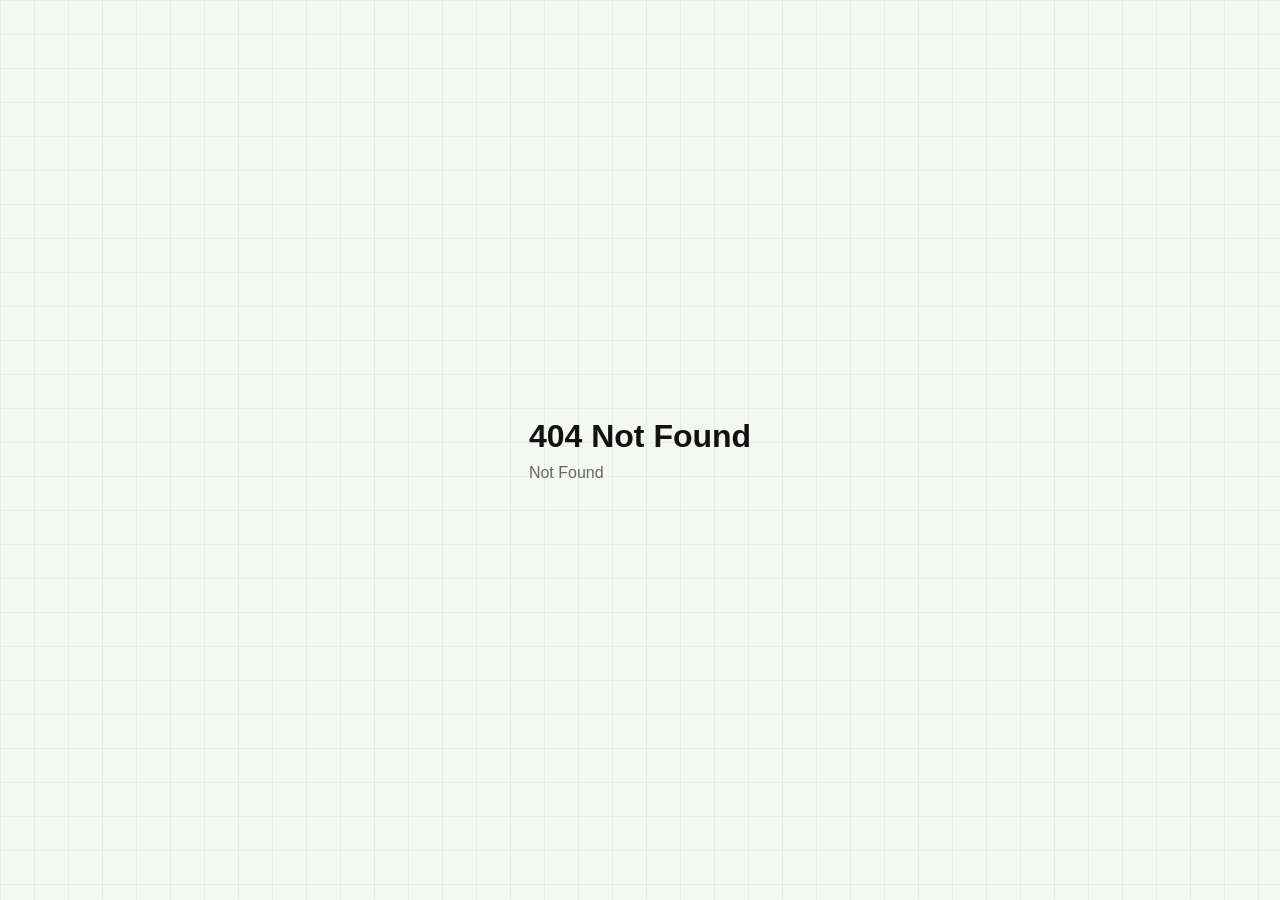
<file: subscriptions.html>
<!doctype html>
<html lang="zh-CN">
<head>
  <meta charset="utf-8" />
  <meta name="viewport" content="width=device-width, initial-scale=1" />
  <title>订阅自助管理</title>
  <style>
    :root {
      --bg: #f5f7f2;
      --panel: #ffffff;
      --panel-2: #eef3ea;
      --text: #18201b;
      --muted: #667268;
      --line: #dbe4d7;
      --green: #16715a;
      --green-2: #105d4a;
      --green-soft: #def3eb;
      --blue: #28599a;
      --blue-soft: #e5edf9;
      --amber: #9b6816;
      --amber-soft: #fff0cc;
      --red: #b42318;
      --red-soft: #ffe3df;
      --shadow: 0 16px 42px rgba(29, 45, 33, 0.08);
      --radius: 8px;
      font-family: "Aptos", "Microsoft YaHei", "PingFang SC", "Noto Sans SC", system-ui, sans-serif;
    }

    * {
      box-sizing: border-box;
    }

    body {
      margin: 0;
      min-height: 100vh;
      background:
        linear-gradient(90deg, rgba(22, 113, 90, 0.08) 1px, transparent 1px),
        linear-gradient(180deg, rgba(40, 89, 154, 0.06) 1px, transparent 1px),
        var(--bg);
      background-size: 34px 34px;
      color: var(--text);
    }

    button {
      border: 0;
      font: inherit;
      cursor: pointer;
    }

    button:disabled {
      cursor: not-allowed;
      opacity: 0.55;
    }

    .page {
      width: min(980px, calc(100vw - 28px));
      margin: 0 auto;
      padding: 30px 0 44px;
    }

    .topbar {
      display: flex;
      align-items: center;
      justify-content: space-between;
      gap: 14px;
      margin-bottom: 16px;
    }

    .brand {
      display: flex;
      align-items: center;
      gap: 12px;
      min-width: 0;
    }

    .mark {
      width: 42px;
      height: 42px;
      display: grid;
      place-items: center;
      border-radius: var(--radius);
      color: #bff6e6;
      background: #17231d;
      box-shadow: var(--shadow);
      flex: 0 0 auto;
    }

    .icon {
      width: 20px;
      height: 20px;
      fill: none;
      stroke: currentColor;
      stroke-width: 2;
      stroke-linecap: round;
      stroke-linejoin: round;
    }

    h1 {
      margin: 0;
      font-size: 28px;
      line-height: 1.18;
      letter-spacing: 0;
    }

    .subtitle {
      margin: 4px 0 0;
      color: var(--muted);
      font-size: 14px;
    }

    .btn {
      min-height: 38px;
      display: inline-flex;
      align-items: center;
      justify-content: center;
      gap: 8px;
      padding: 0 12px;
      border-radius: var(--radius);
      background: #e8f0ec;
      color: #26352d;
      font-weight: 760;
      white-space: nowrap;
    }

    .btn:hover {
      background: #dce8e2;
    }

    .btn.primary {
      color: #ffffff;
      background: var(--green);
    }

    .btn.primary:hover {
      background: var(--green-2);
    }

    .btn.danger {
      color: var(--red);
      background: var(--red-soft);
    }

    .status {
      min-height: 48px;
      display: flex;
      align-items: center;
      gap: 10px;
      margin-bottom: 14px;
      padding: 12px 14px;
      border: 1px solid var(--line);
      border-radius: var(--radius);
      background: rgba(255, 255, 255, 0.88);
      box-shadow: var(--shadow);
      color: var(--muted);
      line-height: 1.5;
    }

    .status.error {
      color: var(--red);
      background: #fff7f5;
      border-color: #ffd1ca;
    }

    .warning {
      display: grid;
      gap: 8px;
      margin-bottom: 14px;
      padding: 14px;
      border: 2px solid var(--red);
      border-radius: var(--radius);
      background: #fff1ee;
      color: #7f1d16;
      box-shadow: var(--shadow);
      line-height: 1.55;
    }

    .warning-title {
      display: flex;
      align-items: center;
      gap: 8px;
      font-size: 18px;
      font-weight: 900;
      color: var(--red);
    }

    .warning-list {
      margin: 0;
      padding-left: 22px;
      font-weight: 760;
    }

    .warning-note {
      margin: 0;
      font-weight: 820;
    }

    .panel {
      background: rgba(255, 255, 255, 0.9);
      border: 1px solid var(--line);
      border-radius: var(--radius);
      box-shadow: var(--shadow);
      overflow: hidden;
      backdrop-filter: blur(10px);
    }

    .panel-head {
      display: flex;
      align-items: center;
      justify-content: space-between;
      gap: 12px;
      padding: 14px;
      border-bottom: 1px solid var(--line);
      background: #fbfcfa;
    }

    .panel-title {
      font-size: 15px;
      font-weight: 820;
    }

    .list {
      display: grid;
    }

    .item {
      display: grid;
      grid-template-columns: minmax(0, 1fr) auto;
      gap: 14px;
      align-items: center;
      padding: 15px 14px;
      border-bottom: 1px solid var(--line);
    }

    .item:last-child {
      border-bottom: 0;
    }

    .name {
      font-weight: 820;
      line-height: 1.3;
      overflow-wrap: anywhere;
    }

    .meta {
      display: flex;
      align-items: center;
      flex-wrap: wrap;
      gap: 8px;
      margin-top: 8px;
      color: var(--muted);
      font-size: 13px;
    }

    .badge {
      min-height: 25px;
      display: inline-flex;
      align-items: center;
      justify-content: center;
      padding: 0 8px;
      border-radius: 999px;
      font-size: 12px;
      font-weight: 800;
      white-space: nowrap;
    }

    .badge.active {
      color: var(--green);
      background: var(--green-soft);
    }

    .badge.revoked,
    .badge.expired,
    .badge.cancelled,
    .badge.canceled {
      color: var(--red);
      background: var(--red-soft);
    }

    .badge.other {
      color: var(--amber);
      background: var(--amber-soft);
    }

    .empty {
      padding: 38px 14px;
      text-align: center;
      color: var(--muted);
      line-height: 1.6;
    }

    .modal {
      position: fixed;
      inset: 0;
      display: none;
      align-items: center;
      justify-content: center;
      padding: 20px;
      background: rgba(15, 22, 18, 0.54);
      z-index: 20;
    }

    .modal.show {
      display: flex;
    }

    .dialog {
      width: min(420px, 100%);
      padding: 18px;
      border-radius: var(--radius);
      background: var(--panel);
      box-shadow: 0 22px 70px rgba(8, 13, 19, 0.25);
    }

    .dialog h2 {
      margin: 0 0 8px;
      font-size: 21px;
    }

    .dialog p {
      margin: 0 0 16px;
      color: var(--muted);
      line-height: 1.55;
    }

    .dialog-actions {
      display: flex;
      justify-content: flex-end;
      gap: 8px;
      flex-wrap: wrap;
    }

    @media (max-width: 640px) {
      .page {
        width: min(100vw - 20px, 980px);
        padding-top: 18px;
      }

      .topbar,
      .panel-head,
      .item {
        align-items: flex-start;
        grid-template-columns: 1fr;
        flex-direction: column;
      }

      .item {
        display: grid;
      }

      .btn {
        width: 100%;
      }
    }
  </style>
</head>
<body>
  <main class="page">
    <header class="topbar">
      <div class="brand">
        <div class="mark" aria-hidden="true">
          <svg class="icon" viewBox="0 0 24 24">
            <path d="M20 7 10 17l-5-5" />
            <path d="M14 7h6v6" />
          </svg>
        </div>
        <div>
          <h1>订阅自助管理</h1>
          <p class="subtitle">查看当前账号订阅并撤销不再需要的项目</p>
        </div>
      </div>
      <button class="btn" type="button" id="refreshBtn">
        <svg class="icon" viewBox="0 0 24 24" aria-hidden="true">
          <path d="M21 12a9 9 0 1 1-3-6.7" />
          <path d="M21 3v6h-6" />
        </svg>
        刷新
      </button>
    </header>

    <section class="status" id="statusBox">
      <svg class="icon" viewBox="0 0 24 24" aria-hidden="true">
        <path d="M12 6v6l4 2" />
        <circle cx="12" cy="12" r="9" />
      </svg>
      <span id="statusText">正在校验身份</span>
    </section>

    <section class="warning" aria-label="撤销订阅前确认">
      <div class="warning-title">
        <svg class="icon" viewBox="0 0 24 24" aria-hidden="true">
          <path d="M10.3 3.9 1.8 18a2 2 0 0 0 1.7 3h17a2 2 0 0 0 1.7-3L13.7 3.9a2 2 0 0 0-3.4 0Z" />
          <path d="M12 9v4" />
          <path d="M12 17h.01" />
        </svg>
        <span>注意！！！</span>
      </div>
      <p class="warning-note">使用此自助撤销订阅功能前，请检查是否符合下方这两点：</p>
      <ol class="warning-list">
        <li>订阅额度完全使用完</li>
        <li>还没有叠加订阅</li>
      </ol>
      <p class="warning-note">如果叠加订阅了，请找售后进行重置扣减天数。该自助会直接撤销订阅，不会保留任何时间、额度等。</p>
      <p class="warning-note">如果订阅已经使用完，需要叠加，请先在此自助中撤销订阅之后，再重新购买！！</p>
    </section>

    <section class="panel">
      <div class="panel-head">
        <div class="panel-title">我的订阅</div>
        <button class="btn" type="button" id="logoutBtn">退出</button>
      </div>
      <div class="list" id="list"></div>
    </section>
  </main>

  <div class="modal" id="confirmModal" role="dialog" aria-modal="true">
    <div class="dialog">
      <h2>撤销订阅</h2>
      <p id="confirmText">撤销后该订阅将无法继续使用。</p>
      <div class="dialog-actions">
        <button class="btn" type="button" id="cancelDialogBtn">返回</button>
        <button class="btn danger" type="button" id="confirmCancelBtn">确认撤销</button>
      </div>
    </div>
  </div>

  <script>
    function renderNotFound() {
      document.title = "404 Not Found";
      document.body.innerHTML = '<main style="min-height:100vh;display:grid;place-items:center;margin:0;font-family:Arial,sans-serif;color:#111;"><section><h1 style="font-size:32px;margin:0 0 8px;">404 Not Found</h1><p style="margin:0;color:#666;">Not Found</p></section></main>';
    }

    const state = {
      userId: null,
      subscriptions: [],
      pendingCancel: null,
      loading: false,
      endpoint: ""
    };

    const statusBox = document.getElementById("statusBox");
    const statusText = document.getElementById("statusText");
    const listEl = document.getElementById("list");
    const modalEl = document.getElementById("confirmModal");
    const confirmTextEl = document.getElementById("confirmText");
    const confirmCancelBtn = document.getElementById("confirmCancelBtn");

    function safeText(value) {
      return String(value ?? "")
        .replaceAll("&", "&amp;")
        .replaceAll("<", "&lt;")
        .replaceAll(">", "&gt;")
        .replaceAll('"', "&quot;");
    }

    function setStatus(message, isError = false) {
      statusText.textContent = message;
      statusBox.classList.toggle("error", isError);
    }

    async function api(action, options = {}) {
      const method = options.method || "GET";
      if (!state.endpoint) {
        throw new Error("Not found");
      }
      const response = await fetch(`${state.endpoint}?action=${encodeURIComponent(action)}`, {
        method,
        credentials: "same-origin",
        headers: method === "POST" ? { "Content-Type": "application/json" } : undefined,
        body: method === "POST" ? JSON.stringify(options.body || {}) : undefined,
        cache: "no-store"
      });
      const data = await response.json();
      if (!response.ok || !data.ok) {
        throw new Error(data.message || "请求失败");
      }
      return data;
    }

    function statusClass(status) {
      const value = String(status || "").toLowerCase();
      if (value === "active") return "active";
      if (["revoked", "expired", "cancelled", "canceled"].includes(value)) return value;
      return "other";
    }

    function statusLabel(status) {
      const map = {
        active: "可用",
        revoked: "已撤销",
        expired: "已过期",
        cancelled: "已取消",
        canceled: "已取消"
      };
      const key = String(status || "").toLowerCase();
      return map[key] || (status || "未知");
    }

    function canCancel(item) {
      return String(item.status || "").toLowerCase() === "active";
    }

    function renderList() {
      if (!state.subscriptions.length) {
        listEl.innerHTML = '<div class="empty">当前账号没有可展示的订阅</div>';
        return;
      }

      listEl.innerHTML = state.subscriptions.map((item) => {
        const name = item.group_name || item.platform || `订阅 #${item.id}`;
        const expires = item.expires_at ? `到期 ${item.expires_at}` : "未显示到期时间";
        const quota = item.quota ? `额度 ${item.used || 0}/${item.quota}` : "";
        const action = canCancel(item)
          ? `<button class="btn danger" type="button" data-cancel="${safeText(item.id)}">撤销</button>`
          : '<button class="btn" type="button" disabled>不可撤销</button>';
        return `
          <article class="item">
            <div>
              <div class="name">${safeText(name)}</div>
              <div class="meta">
                <span class="badge ${statusClass(item.status)}">${safeText(statusLabel(item.status))}</span>
                <span>ID ${safeText(item.id)}</span>
                <span>${safeText(expires)}</span>
                ${quota ? `<span>${safeText(quota)}</span>` : ""}
              </div>
            </div>
            ${action}
          </article>
        `;
      }).join("");
    }

    async function loadSubscriptions() {
      state.loading = true;
      document.getElementById("refreshBtn").disabled = true;
      try {
        const data = await api("subscriptions");
        state.subscriptions = data.subscriptions || [];
        renderList();
        setStatus(`已登录用户 ${data.user_id || state.userId || ""}，共 ${state.subscriptions.length} 个订阅`);
      } catch (error) {
        setStatus(error.message, true);
        listEl.innerHTML = '<div class="empty">请从 Sub2API 用户中心重新打开此页面</div>';
      } finally {
        state.loading = false;
        document.getElementById("refreshBtn").disabled = false;
      }
    }

    async function bootstrapFromQuery() {
      const params = new URLSearchParams(window.location.search);
      const userId = params.get("user_id");
      const token = params.get("token");
      const endpoint = params.get("endpoint") || params.get("api");
      if (window.location.search) {
        window.history.replaceState({}, document.title, window.location.pathname);
      }

      if (userId && token && endpoint && endpoint.startsWith("/") && !endpoint.includes("://")) {
        state.endpoint = endpoint.replace(/\/+$/, "");
        const data = await api("start", { method: "POST", body: { user_id: userId, token } });
        state.userId = data.user_id;
        return true;
      }

      return false;
    }

    function openConfirm(id) {
      const item = state.subscriptions.find((sub) => String(sub.id) === String(id));
      if (!item) return;
      state.pendingCancel = item;
      confirmTextEl.textContent = `确认撤销「${item.group_name || item.platform || `订阅 #${item.id}`}」？撤销后该订阅将无法继续使用。`;
      modalEl.classList.add("show");
    }

    async function cancelPending() {
      if (!state.pendingCancel) return;
      confirmCancelBtn.disabled = true;
      try {
        const data = await api("cancel", {
          method: "POST",
          body: { subscription_id: state.pendingCancel.id }
        });
        state.subscriptions = data.subscriptions || [];
        renderList();
        setStatus(data.message || "订阅已撤销");
        modalEl.classList.remove("show");
        state.pendingCancel = null;
      } catch (error) {
        setStatus(error.message, true);
      } finally {
        confirmCancelBtn.disabled = false;
      }
    }

    listEl.addEventListener("click", (event) => {
      const button = event.target.closest("[data-cancel]");
      if (!button) return;
      openConfirm(button.dataset.cancel);
    });

    document.getElementById("refreshBtn").addEventListener("click", loadSubscriptions);
    document.getElementById("cancelDialogBtn").addEventListener("click", () => modalEl.classList.remove("show"));
    confirmCancelBtn.addEventListener("click", cancelPending);
    document.getElementById("logoutBtn").addEventListener("click", async () => {
      try {
        await api("logout", { method: "POST" });
      } catch (error) {
        setStatus(error.message, true);
      }
      state.subscriptions = [];
      renderList();
      setStatus("已退出，请从 Sub2API 用户中心重新打开此页面");
    });

    (async function init() {
      try {
        const authenticated = await bootstrapFromQuery();
        if (!authenticated) {
          renderNotFound();
          return;
        }
        await loadSubscriptions();
      } catch (error) {
        renderNotFound();
      }
    })();
  </script>
</body>
</html>
</file>
<file: assets/guide.css>
:root {
  color-scheme: light;
  --bg: #f6f8fb;
  --bg-strong: #eef4ff;
  --surface: rgba(255, 255, 255, 0.96);
  --surface-strong: #ffffff;
  --surface-muted: #f1f5f9;
  --text: #111827;
  --text-soft: #526071;
  --line: rgba(15, 23, 42, 0.1);
  --line-strong: rgba(37, 99, 235, 0.22);
  --accent: #2563eb;
  --accent-deep: #1d4ed8;
  --accent-soft: rgba(37, 99, 235, 0.1);
  --cyan: #0891b2;
  --cyan-deep: #0e7490;
  --cyan-soft: rgba(8, 145, 178, 0.11);
  --success: #059669;
  --success-soft: rgba(5, 150, 105, 0.11);
  --warning: #d97706;
  --warning-soft: rgba(217, 119, 6, 0.12);
  --danger: #dc2626;
  --danger-deep: #b91c1c;
  --danger-soft: rgba(220, 38, 38, 0.1);
  --shadow: 0 12px 34px rgba(15, 23, 42, 0.07);
  --shadow-strong: 0 24px 64px rgba(15, 23, 42, 0.22);
  --shell: 1260px;
  --header-offset: 110px;
  font-family: "Microsoft YaHei", "PingFang SC", "Noto Sans SC", sans-serif;
}

* {
  box-sizing: border-box;
}

html {
  scroll-behavior: auto;
  scroll-padding-top: calc(var(--header-offset) + 18px);
}

body {
  margin: 0;
  color: var(--text);
  background:
    linear-gradient(180deg, #f8fafc 0%, var(--bg-strong) 42%, var(--bg) 100%);
}

body.modal-open {
  overflow: hidden;
}

img {
  display: block;
  max-width: 100%;
  height: auto;
}

a {
  color: inherit;
}

button {
  font: inherit;
}

code {
  font-family: Consolas, "SFMono-Regular", monospace;
}

.shell {
  width: min(var(--shell), calc(100vw - 32px));
  margin: 0 auto;
}

.contact-banner {
  background: linear-gradient(100deg, #0f766e 0%, #2563eb 58%, #1d4ed8 100%);
  color: #f8fafc;
  border-bottom: 1px solid rgba(255, 255, 255, 0.12);
}

.contact-banner-inner {
  min-height: 72px;
  display: flex;
  align-items: center;
  justify-content: space-between;
  gap: 18px;
  padding: 14px 0;
}

.contact-banner-copy {
  display: grid;
  gap: 4px;
}

.contact-banner-copy strong {
  font-size: 20px;
  line-height: 1.2;
}

.contact-banner-copy span {
  font-size: 14px;
  color: rgba(248, 250, 252, 0.9);
}

.group-entry-row {
  display: flex;
  flex-wrap: wrap;
  align-items: center;
  gap: 10px;
}

.contact-inline-link {
  color: #fff;
  font-weight: 700;
  text-decoration: underline;
  text-underline-offset: 3px;
}

.contact-inline-button {
  min-height: 38px;
  padding: 0 14px;
  border-radius: 999px;
  display: inline-flex;
  align-items: center;
  justify-content: center;
  background: rgba(255, 255, 255, 0.16);
  border: 1px solid rgba(255, 255, 255, 0.18);
  text-decoration: none;
  text-underline-offset: 0;
  white-space: nowrap;
}

.contact-inline-link:hover,
.contact-inline-link:focus-visible {
  color: #ffffff;
  outline: none;
}

.contact-banner-action {
  min-height: 44px;
  padding: 0 18px;
  border-radius: 999px;
  display: inline-flex;
  align-items: center;
  justify-content: center;
  text-decoration: none;
  background: rgba(255, 255, 255, 0.14);
  color: #fff;
  font-weight: 700;
  white-space: nowrap;
  transition: transform 180ms ease, background 180ms ease;
}

.contact-banner-action:hover,
.contact-banner-action:focus-visible {
  background: rgba(255, 255, 255, 0.22);
  transform: translateY(-1px);
  outline: none;
}

.page-header {
  position: sticky;
  top: 0;
  z-index: 50;
  backdrop-filter: blur(16px);
  background: rgba(248, 250, 252, 0.9);
  border-bottom: 1px solid rgba(15, 23, 42, 0.08);
}

.page-header-inner {
  min-height: 78px;
  display: flex;
  align-items: center;
  justify-content: space-between;
  gap: 18px;
}

.brand {
  display: inline-flex;
  align-items: center;
  gap: 14px;
  text-decoration: none;
}

.brand-mark {
  width: 46px;
  height: 46px;
  border-radius: 14px;
  display: grid;
  place-items: center;
  font-size: 20px;
  font-weight: 800;
  color: #fff;
  background: linear-gradient(135deg, var(--accent), var(--cyan));
  box-shadow: var(--shadow);
}

.brand-copy {
  display: grid;
  gap: 4px;
}

.brand-copy strong {
  font-size: 19px;
}

.brand-copy small {
  font-size: 13px;
  color: var(--text-soft);
}

.top-nav {
  display: flex;
  flex-wrap: wrap;
  justify-content: flex-end;
  gap: 8px;
}

.top-nav a {
  min-height: 38px;
  padding: 0 12px;
  border-radius: 999px;
  display: inline-flex;
  align-items: center;
  justify-content: center;
  text-decoration: none;
  color: var(--text-soft);
  transition: background 180ms ease, color 180ms ease, transform 180ms ease;
}

.top-nav a:hover,
.top-nav a:focus-visible {
  background: rgba(255, 255, 255, 0.96);
  color: var(--text);
  transform: translateY(-1px);
  outline: none;
}

.scroll-progress {
  height: 3px;
  background: rgba(15, 23, 42, 0.08);
}

.scroll-progress span {
  display: block;
  width: 0;
  height: 100%;
  background: linear-gradient(90deg, var(--cyan), var(--accent), var(--success));
  transition: width 120ms linear;
}

.intro-band {
  padding: 28px 0 24px;
}

.intro-grid {
  display: grid;
  grid-template-columns: minmax(0, 1.18fr) minmax(320px, 0.82fr);
  gap: 22px;
}

.intro-copy,
.intro-highlights,
.toc-panel,
.doc-section,
.step-card,
.flow-step,
.download-card {
  border: 1px solid var(--line);
  box-shadow: var(--shadow);
}

.intro-copy {
  border-radius: 20px;
  padding: 34px;
  background: var(--surface);
}

.eyebrow,
.section-kicker,
.mini-step-index,
.flow-index {
  display: inline-flex;
  align-items: center;
  min-height: 32px;
  padding: 0 12px;
  border-radius: 999px;
  font-size: 12px;
  font-weight: 800;
  background: var(--accent-soft);
  color: var(--accent-deep);
  width: fit-content;
}

.intro-copy h1 {
  margin: 16px 0 12px;
  font-size: clamp(36px, 5vw, 60px);
  line-height: 1.06;
  letter-spacing: 0;
}

.intro-copy p {
  margin: 0;
  max-width: 44ch;
  font-size: 17px;
  line-height: 1.82;
  color: var(--text-soft);
}

.intro-actions {
  display: flex;
  flex-wrap: wrap;
  gap: 12px;
  margin-top: 26px;
}

.primary-button,
.secondary-button {
  min-height: 48px;
  padding: 0 18px;
  border-radius: 999px;
  display: inline-flex;
  align-items: center;
  justify-content: center;
  text-decoration: none;
  font-weight: 700;
  transition: transform 180ms ease, box-shadow 180ms ease, background 180ms ease;
}

.primary-button:hover,
.primary-button:focus-visible,
.secondary-button:hover,
.secondary-button:focus-visible {
  transform: translateY(-1px);
  box-shadow: 0 14px 30px rgba(15, 23, 42, 0.12);
  outline: none;
}

.primary-button {
  background: linear-gradient(135deg, var(--accent), var(--cyan-deep));
  color: #ffffff;
}

.secondary-button {
  background: rgba(255, 255, 255, 0.9);
  border: 1px solid var(--line);
  color: var(--text);
}

.intro-highlights {
  border-radius: 20px;
  padding: 18px;
  background: rgba(255, 255, 255, 0.88);
  display: grid;
  gap: 12px;
}

.focus-card {
  border-radius: 16px;
  padding: 20px;
  background: #ffffff;
  border: 1px solid var(--line);
}

.focus-card h2 {
  margin: 0 0 10px;
  font-size: 18px;
}

.focus-card p,
.focus-card small {
  margin: 0;
  line-height: 1.75;
  color: var(--text-soft);
}

.mini-alert-list {
  display: grid;
  gap: 12px;
}

.mini-alert {
  border-radius: 12px;
  padding: 14px 16px;
  border: 1px solid var(--line);
  background: rgba(255, 255, 255, 0.92);
  display: grid;
  gap: 6px;
}

.mini-alert strong,
.mini-alert em {
  font-style: normal;
  font-size: 13px;
  font-weight: 800;
}

.mini-alert p {
  color: inherit;
}

.mini-alert-danger {
  background: linear-gradient(180deg, rgba(220, 38, 38, 0.1), rgba(255, 255, 255, 0.96));
  border-color: rgba(220, 38, 38, 0.22);
  color: #991b1b;
}

.mini-alert-warning {
  background: linear-gradient(180deg, rgba(217, 119, 6, 0.12), rgba(255, 255, 255, 0.96));
  border-color: rgba(217, 119, 6, 0.22);
  color: #92400e;
}

.focus-card-hot {
  background: linear-gradient(135deg, #0f766e 0%, #2563eb 100%);
  color: #fff;
}

.focus-card-hot p,
.focus-card-hot small {
  color: rgba(248, 250, 252, 0.92);
}

.group-card-row {
  display: flex;
  flex-wrap: wrap;
  align-items: center;
  justify-content: space-between;
  gap: 10px;
}

.focus-link {
  color: #fff;
  font-weight: 800;
  text-decoration: underline;
  text-underline-offset: 4px;
}

.focus-link-button {
  min-height: 38px;
  padding: 0 14px;
  border-radius: 999px;
  display: inline-flex;
  align-items: center;
  justify-content: center;
  background: rgba(255, 255, 255, 0.16);
  border: 1px solid rgba(255, 255, 255, 0.18);
  text-decoration: none;
  text-underline-offset: 0;
  white-space: nowrap;
}

.focus-link:hover,
.focus-link:focus-visible {
  color: #ffffff;
  outline: none;
}

.domain-pills {
  display: grid;
  grid-template-columns: 1fr;
  gap: 10px;
}

.domain-pills-stack {
  margin-bottom: 12px;
}

.domain-pill {
  min-height: 42px;
  padding: 12px 14px;
  border-radius: 12px;
  display: flex;
  flex-direction: column;
  align-items: flex-start;
  justify-content: center;
  gap: 4px;
  border: 1px solid var(--line);
  font-size: 14px;
  font-weight: 800;
  line-height: 1.6;
  width: 100%;
}

.domain-pill code {
  font-size: 14px;
  word-break: break-all;
}

.domain-pill strong,
.domain-pill em {
  font-style: normal;
}

.domain-pill strong {
  font-size: 13px;
}

.domain-pill em {
  font-size: 12px;
  font-weight: 700;
}

.domain-pill-accent {
  background: var(--cyan-soft);
  border-color: rgba(8, 145, 178, 0.22);
  color: #155e75;
}

.domain-pill-danger {
  background: var(--danger-soft);
  border-color: rgba(220, 38, 38, 0.22);
  color: #991b1b;
}

.doc-layout {
  display: grid;
  grid-template-columns: 272px minmax(0, 1fr);
  gap: 24px;
  align-items: start;
  padding-bottom: max(46px, 34vh);
}

.doc-toc {
  position: sticky;
  top: calc(var(--header-offset) + 6px);
}

.toc-panel {
  max-height: calc(100vh - var(--header-offset) - 24px);
  overflow-y: auto;
  border-radius: 18px;
  padding: 20px;
  background: rgba(255, 255, 255, 0.92);
  display: grid;
  gap: 18px;
}

.toc-panel h2 {
  margin: 0;
  font-size: 19px;
}

.toc-group {
  display: grid;
  gap: 8px;
}

.toc-group-title {
  font-size: 12px;
  font-weight: 800;
  color: var(--text-soft);
  text-transform: uppercase;
}

.toc-panel a {
  min-height: 38px;
  padding: 8px 12px;
  border-radius: 12px;
  display: inline-flex;
  align-items: center;
  color: var(--text-soft);
  text-decoration: none;
  transition: background 180ms ease, color 180ms ease, transform 180ms ease;
}

.toc-panel a:hover,
.toc-panel a:focus-visible,
.toc-panel a.active {
  background: rgba(255, 255, 255, 0.96);
  color: var(--text);
  transform: translateX(2px);
  outline: none;
}

.doc-main {
  display: grid;
  gap: 22px;
}

.doc-section {
  border-radius: 20px;
  padding: 30px;
  background: var(--surface);
  scroll-margin-top: calc(var(--header-offset) + 20px);
}

.section-head {
  display: grid;
  gap: 10px;
  margin-bottom: 18px;
}

.section-head h2 {
  margin: 0;
  font-size: clamp(30px, 3.5vw, 44px);
  line-height: 1.12;
}

.section-head p {
  margin: 0;
  max-width: 56ch;
  color: var(--text-soft);
  font-size: 16px;
  line-height: 1.82;
}

.callout-block,
.link-block,
.doc-link-panel,
.download-inline,
.repeat-reminder,
.step-card,
.flow-step,
.mini-step,
.media-card {
  scroll-margin-top: calc(var(--header-offset) + 20px);
}

.callout-block,
.link-block,
.doc-link-panel,
.download-inline {
  border-radius: 16px;
  padding: 18px 20px;
  border: 1px solid var(--line);
  background: var(--surface-strong);
}

.callout-block p,
.link-block p,
.doc-link-panel p,
.step-card p,
.flow-step p,
.mini-step p,
.download-card p,
.media-card figcaption {
  margin: 0;
  font-size: 16px;
  line-height: 1.82;
  color: var(--text-soft);
}

.callout-block p + p,
.link-block p + p,
.step-card p + p,
.flow-step p + p,
.mini-step p + p {
  margin-top: 8px;
}

.callout-block-strong {
  background: linear-gradient(180deg, rgba(8, 145, 178, 0.1), rgba(255, 255, 255, 0.98));
  border-color: rgba(8, 145, 178, 0.2);
}

.callout-block-danger {
  background: linear-gradient(180deg, rgba(220, 38, 38, 0.1), rgba(255, 255, 255, 0.98));
  border-color: rgba(220, 38, 38, 0.24);
}

.callout-block-danger p {
  color: #991b1b;
  font-weight: 700;
}

.action-tag {
  width: fit-content;
  min-height: 42px;
  padding: 0 16px;
  margin-top: 12px;
  border-radius: 12px;
  display: inline-flex;
  align-items: center;
  background: var(--success-soft);
  color: #047857;
  font-size: 14px;
  font-weight: 800;
}

.step-card {
  margin-top: 20px;
  border-radius: 18px;
  padding: 22px;
  background: var(--surface-strong);
}

.step-card-warning {
  background: linear-gradient(180deg, rgba(220, 38, 38, 0.08), rgba(255, 255, 255, 0.98));
  border-color: rgba(220, 38, 38, 0.2);
}

.step-card-head {
  display: flex;
  gap: 14px;
  align-items: flex-start;
}

.step-card-head h3 {
  margin: 0 0 8px;
  font-size: clamp(24px, 2.8vw, 34px);
  line-height: 1.2;
}

.step-no {
  width: 42px;
  height: 42px;
  border-radius: 12px;
  flex: 0 0 auto;
  display: grid;
  place-items: center;
  font-size: 18px;
  font-weight: 800;
  color: #fff;
  background: linear-gradient(135deg, var(--accent), var(--cyan-deep));
}

.step-no-warning {
  background: linear-gradient(135deg, var(--danger), var(--danger-deep));
}

.link-chip {
  width: fit-content;
  min-height: 44px;
  padding: 0 16px;
  margin-top: 14px;
  border-radius: 12px;
  display: inline-flex;
  align-items: center;
  background: #0f172a;
  color: #e0f2fe;
  font-family: Consolas, "SFMono-Regular", monospace;
  overflow-x: auto;
}

.mini-flow,
.flow-list {
  display: grid;
  gap: 16px;
  margin-top: 16px;
}

.mini-step,
.flow-step {
  border-radius: 16px;
  padding: 18px;
  background: var(--surface-muted);
}

.mini-step-copy,
.flow-step-copy {
  display: grid;
  gap: 10px;
  margin-bottom: 14px;
}

.mini-step-copy h4,
.flow-step-copy h4,
.doc-link-panel h3,
.download-card h3 {
  margin: 0;
  font-size: 22px;
  line-height: 1.32;
}

.link-block {
  margin-top: 16px;
}

.link-block a {
  color: var(--accent);
  word-break: break-all;
}

.file-chips {
  margin-top: 12px;
  display: flex;
  flex-wrap: wrap;
  gap: 10px;
}

.file-chips > a,
.download-inline span {
  min-height: 40px;
  padding: 0 14px;
  border-radius: 12px;
  display: inline-flex;
  align-items: center;
  background: rgba(255, 255, 255, 0.94);
  border: 1px solid var(--line);
  font-family: Consolas, "SFMono-Regular", monospace;
  font-size: 14px;
}

.file-chips > a {
  gap: 10px;
  text-decoration: none;
  color: var(--text);
  transition: transform 180ms ease, box-shadow 180ms ease, border-color 180ms ease, background 180ms ease;
}

.file-chips > a:hover,
.file-chips > a:focus-visible {
  transform: translateY(-1px);
  box-shadow: 0 10px 22px rgba(15, 23, 42, 0.1);
  border-color: var(--line-strong);
  background: #ffffff;
  outline: none;
}

.file-chip-label {
  min-height: 26px;
  padding: 0 10px;
  border-radius: 999px;
  display: inline-flex;
  align-items: center;
  justify-content: center;
  background: linear-gradient(135deg, var(--accent), var(--cyan-deep));
  color: #ffffff;
  font-size: 12px;
  font-weight: 800;
  flex: 0 0 auto;
}

.file-chip-name {
  display: inline-flex;
  align-items: center;
  word-break: break-all;
}

.download-inline {
  margin-top: 16px;
  display: flex;
  flex-wrap: wrap;
  align-items: center;
  justify-content: space-between;
  gap: 14px;
}

.repeat-reminder {
  margin-top: 16px;
  display: grid;
  gap: 10px;
}

.repeat-reminder span {
  min-height: 48px;
  padding: 0 16px;
  border-radius: 12px;
  display: inline-flex;
  align-items: center;
  background: var(--danger-soft);
  color: #991b1b;
  font-size: 15px;
  font-weight: 800;
}

.doc-link-panel {
  display: flex;
  align-items: center;
  justify-content: space-between;
  gap: 16px;
}

.dual-media-grid,
.download-grid {
  display: grid;
  gap: 16px;
  margin-top: 14px;
}

.dual-media-grid {
  grid-template-columns: repeat(2, minmax(0, 1fr));
}

.media-card {
  margin: 14px 0 0;
  border-radius: 16px;
  padding: 16px;
  border: 1px solid var(--line);
  background: #ffffff;
  box-shadow: 0 10px 24px rgba(15, 23, 42, 0.06);
}

.media-card figcaption {
  margin-top: 12px;
}

.zoomable-image {
  position: relative;
  display: block;
  width: 100%;
  padding: 0;
  border: 0;
  background: transparent;
  border-radius: 12px;
  overflow: hidden;
  cursor: zoom-in;
}

.zoomable-image img {
  width: 100%;
  border-radius: 12px;
  transition: transform 260ms ease, filter 260ms ease;
}

.zoomable-image::after {
  content: "点击放大";
  position: absolute;
  right: 14px;
  bottom: 14px;
  min-height: 34px;
  padding: 0 12px;
  border-radius: 999px;
  display: inline-flex;
  align-items: center;
  background: rgba(15, 23, 42, 0.78);
  color: #f8fafc;
  font-size: 12px;
  font-weight: 800;
  opacity: 0.94;
}

.zoomable-image:hover img,
.zoomable-image:focus-visible img {
  transform: scale(1.018);
  filter: saturate(1.04);
}

.zoomable-image:focus-visible {
  outline: 2px solid var(--accent);
  outline-offset: 3px;
}

.download-grid {
  grid-template-columns: repeat(3, minmax(0, 1fr));
}

.download-card {
  border-radius: 16px;
  padding: 20px;
  background: var(--surface-strong);
  display: grid;
  gap: 14px;
}

.download-card p code {
  word-break: break-all;
}

.image-modal {
  position: fixed;
  inset: 0;
  z-index: 100;
  display: none;
}

.image-modal.show {
  display: block;
}

.image-modal-backdrop {
  position: absolute;
  inset: 0;
  background: rgba(10, 10, 10, 0.76);
  animation: fade-in 220ms ease;
}

.image-modal-dialog {
  position: relative;
  width: min(1280px, calc(100vw - 22px));
  max-height: calc(100vh - 22px);
  margin: 11px auto;
  border-radius: 18px;
  overflow: hidden;
  background: #111;
  box-shadow: var(--shadow-strong);
  animation: slide-up 240ms ease;
}

.image-modal-toolbar {
  display: flex;
  align-items: center;
  justify-content: space-between;
  gap: 18px;
  padding: 14px 16px;
  background: rgba(255, 255, 255, 0.06);
  color: #f8fafc;
}

.image-modal-meta {
  display: grid;
  gap: 4px;
}

.image-modal-title {
  font-size: 14px;
  font-weight: 700;
}

.image-modal-tip {
  font-size: 12px;
  color: rgba(255, 255, 255, 0.72);
}

.image-modal-actions {
  display: flex;
  gap: 10px;
  align-items: center;
}

.image-modal-nav,
.image-modal-close {
  min-height: 40px;
  padding: 0 14px;
  border: 1px solid rgba(255, 255, 255, 0.14);
  border-radius: 999px;
  background: rgba(255, 255, 255, 0.08);
  color: #f8fafc;
}

.image-modal-viewport {
  padding: 16px;
  max-height: calc(100vh - 98px);
  overflow: auto;
}

.image-modal-viewport img {
  width: 100%;
  height: auto;
  object-fit: contain;
}

.reveal-on-scroll {
  opacity: 1;
  transform: translateY(0);
  transition: opacity 420ms ease, transform 420ms ease;
}

.reveal-motion .reveal-on-scroll {
  opacity: 0;
  transform: translateY(22px);
}

.reveal-motion .reveal-on-scroll.is-visible {
  opacity: 1;
  transform: translateY(0);
}

@keyframes fade-in {
  from {
    opacity: 0;
  }
  to {
    opacity: 1;
  }
}

@keyframes slide-up {
  from {
    opacity: 0;
    transform: translateY(18px) scale(0.985);
  }
  to {
    opacity: 1;
    transform: translateY(0) scale(1);
  }
}

@media (max-width: 1180px) {
  .intro-grid,
  .doc-layout {
    grid-template-columns: 1fr;
  }

  .doc-toc {
    position: static;
  }
}

@media (max-width: 960px) {
  .dual-media-grid,
  .download-grid {
    grid-template-columns: 1fr;
  }

  .doc-link-panel,
  .download-inline {
    flex-direction: column;
    align-items: flex-start;
  }
}

@media (max-width: 760px) {
  .shell {
    width: min(var(--shell), calc(100vw - 18px));
  }

  .contact-banner-inner,
  .page-header-inner {
    flex-direction: column;
    align-items: flex-start;
  }

  .intro-copy,
  .intro-highlights,
  .toc-panel,
  .doc-section,
  .step-card,
  .flow-step,
  .download-card {
    border-radius: 22px;
  }

  .intro-copy,
  .doc-section {
    padding: 22px;
  }

  .intro-copy h1 {
    font-size: clamp(30px, 10vw, 44px);
  }

  .section-head h2,
  .step-card-head h3 {
    font-size: clamp(24px, 7vw, 30px);
  }

  .image-modal-toolbar {
    flex-direction: column;
    align-items: flex-start;
  }

  .image-modal-actions {
    width: 100%;
    justify-content: flex-start;
    flex-wrap: wrap;
  }
}
</file>
